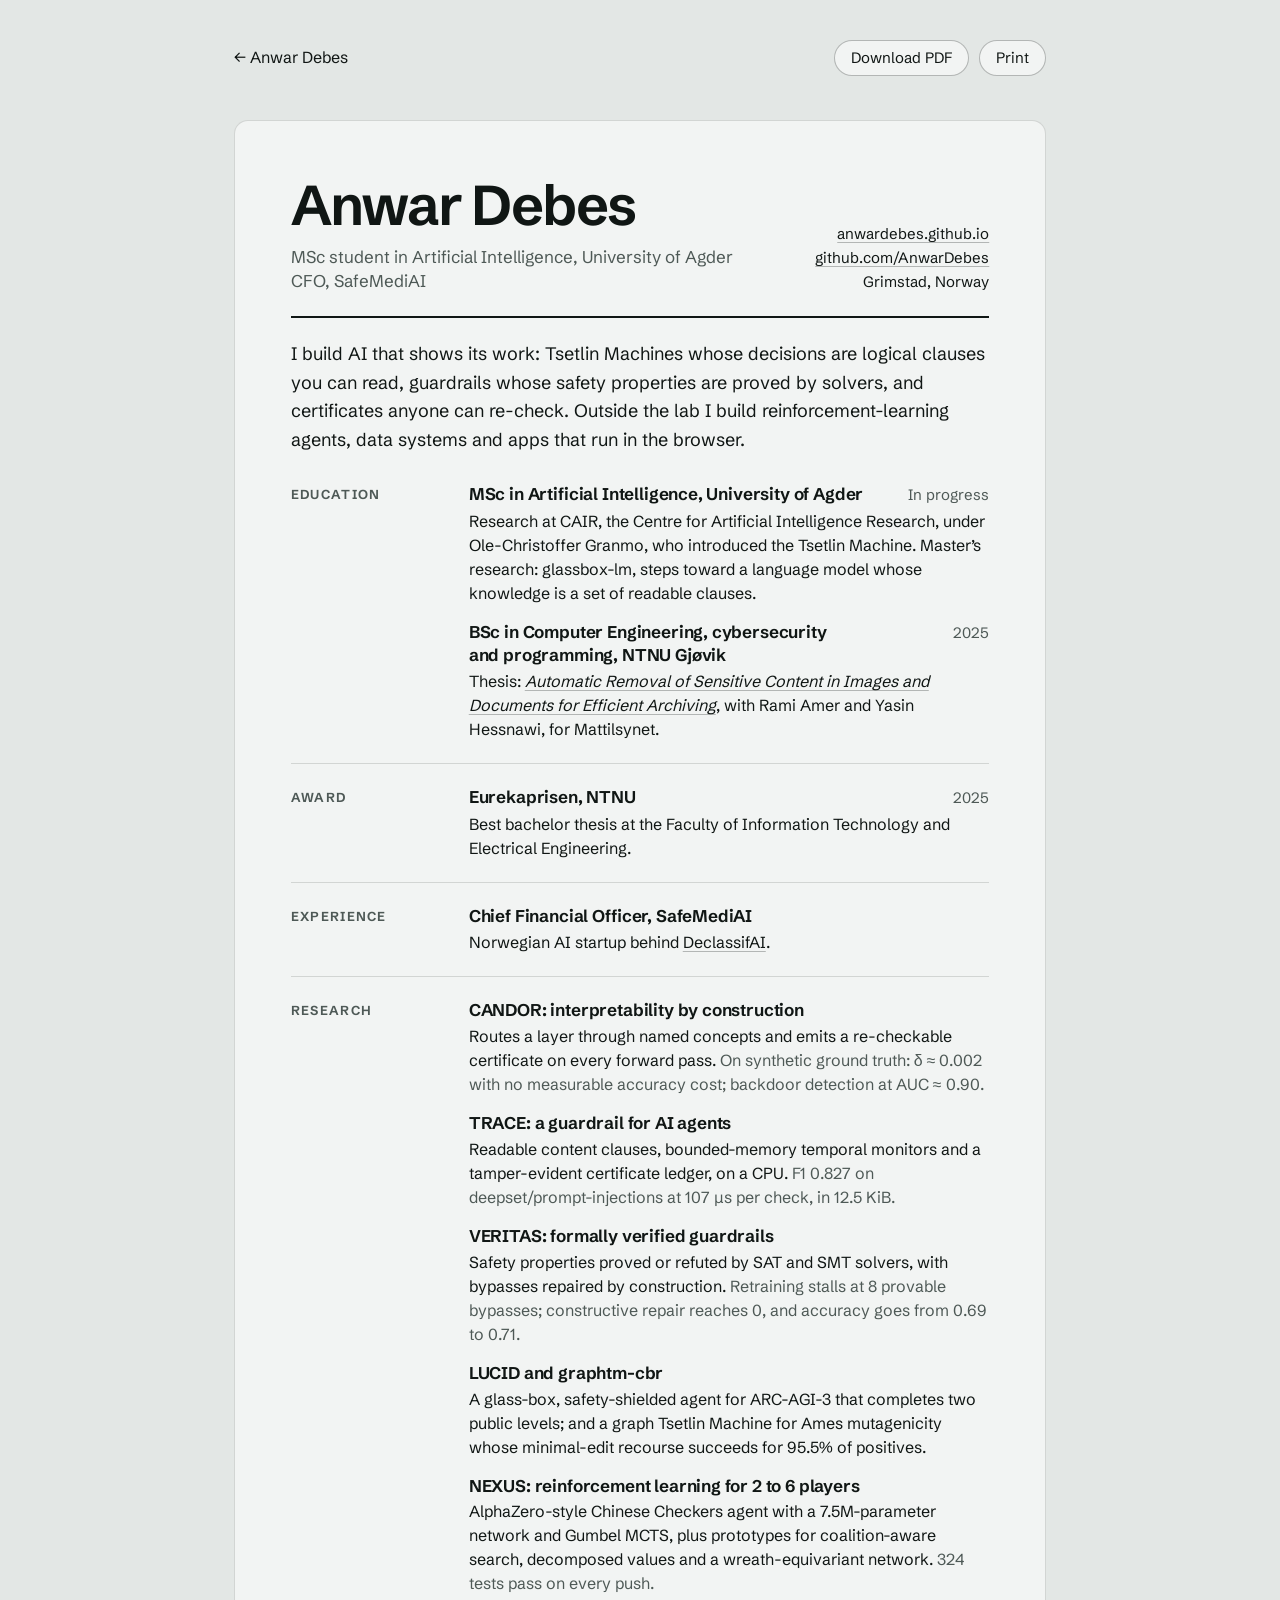
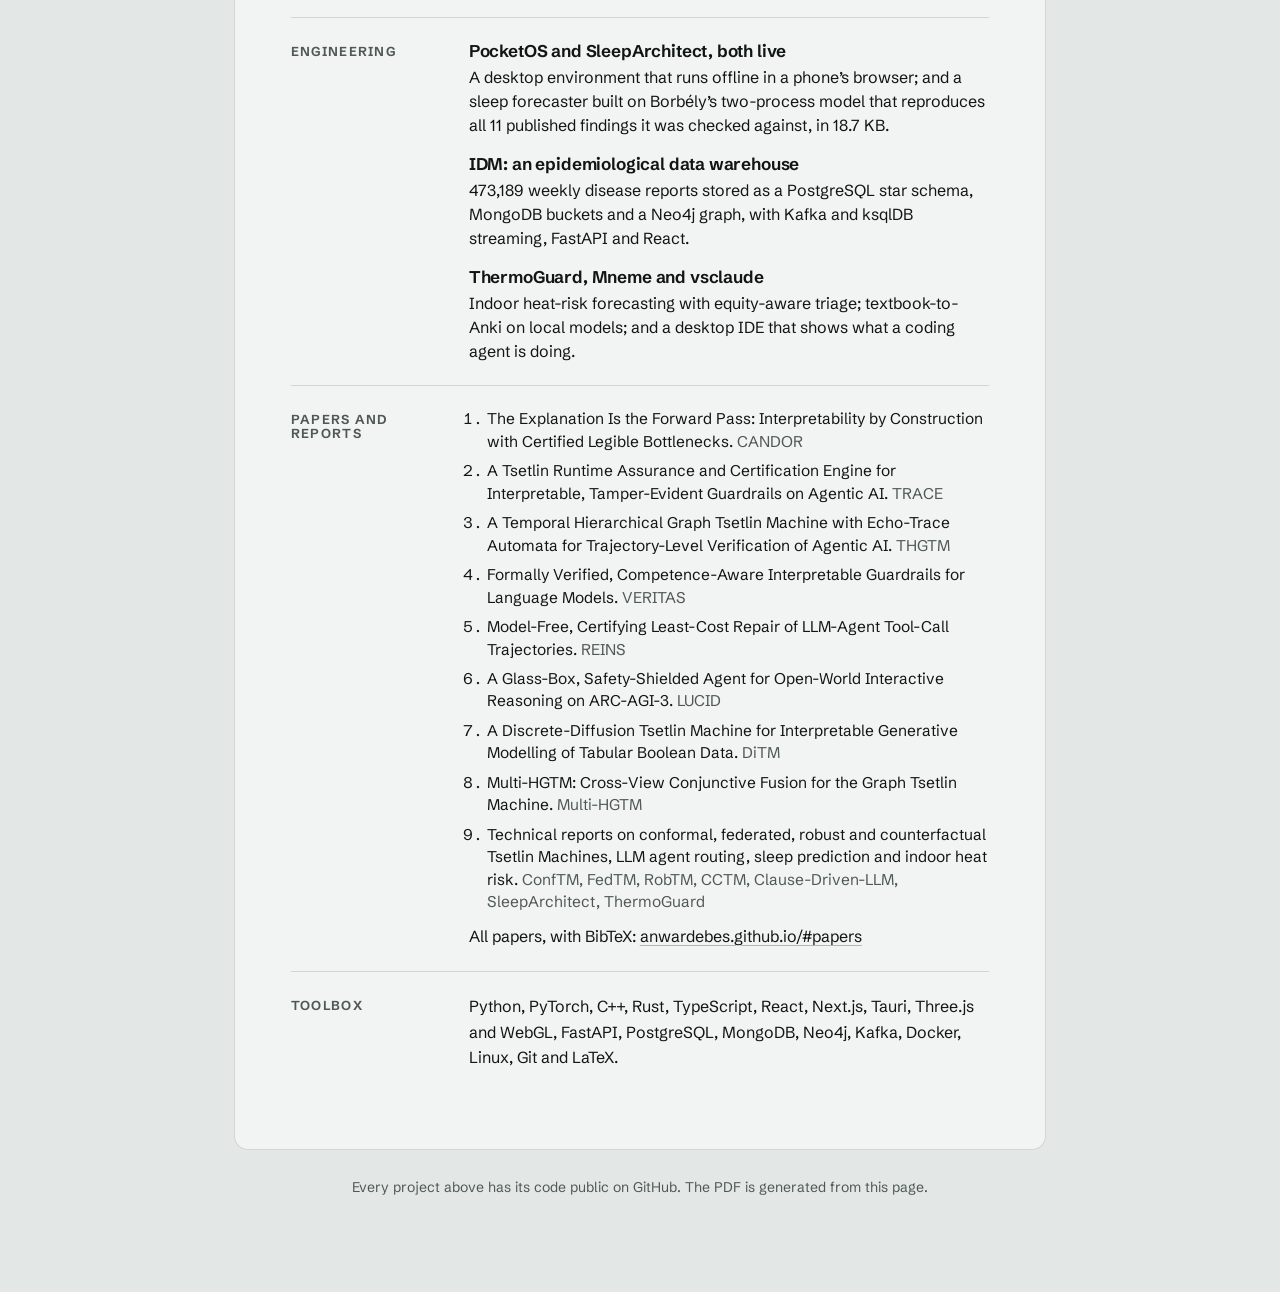
<file: cv/index.html>
<!doctype html>
<html lang="en">
<head>
<meta charset="utf-8">
<meta name="viewport" content="width=device-width, initial-scale=1, viewport-fit=cover">
<title>Anwar Debes: CV</title>
<meta name="description" content="One-page CV of Anwar Debes: MSc student in Artificial Intelligence at the University of Agder, CFO at SafeMediAI, Eurekaprisen 2025. Interpretable AI, AI safety, reinforcement learning and engineering.">
<meta name="author" content="Anwar Debes">
<meta name="theme-color" content="#E3E7E5" media="(prefers-color-scheme: light)">
<meta name="theme-color" content="#121816" media="(prefers-color-scheme: dark)">
<link rel="canonical" href="https://anwardebes.github.io/cv/">
<link rel="icon" href="../favicon.svg" type="image/svg+xml">
<link rel="preload" href="../assets/fonts/schibsted-grotesk.woff2" as="font" type="font/woff2" crossorigin>
<link rel="stylesheet" href="../assets/css/site.css">
<meta property="og:type" content="profile">
<meta property="og:title" content="Anwar Debes: CV">
<meta property="og:description" content="Interpretable AI, AI safety, reinforcement learning and engineering. MSc in AI at the University of Agder, CFO at SafeMediAI.">
<meta property="og:url" content="https://anwardebes.github.io/cv/">
<meta property="og:site_name" content="Anwar Debes">
<meta property="og:image" content="https://anwardebes.github.io/og.jpg">
<meta property="og:image:type" content="image/jpeg">
<meta property="og:image:width" content="1200">
<meta property="og:image:height" content="630">
<meta property="og:image:alt" content="A portrait of Anwar Debes made of steel pins">
<meta name="twitter:card" content="summary_large_image">
<meta name="twitter:title" content="Anwar Debes: CV">
<meta name="twitter:description" content="Interpretable AI, AI safety, reinforcement learning and engineering. MSc in AI at the University of Agder, CFO at SafeMediAI.">
<meta name="twitter:image" content="https://anwardebes.github.io/og.jpg">
<meta name="twitter:image:alt" content="A portrait of Anwar Debes made of steel pins">
<script>
  try { var t = localStorage.getItem('theme'); if (t === 'light' || t === 'dark') document.documentElement.setAttribute('data-theme', t); } catch (e) {}
</script>
<style>
  .cv { max-width: 920px; margin: 0 auto; padding: 40px var(--pad) 80px; }
  .cv-bar { display: flex; justify-content: space-between; align-items: center; gap: 16px; font-size: 16px; margin-bottom: 44px; }
  .cv-bar a { text-decoration: none; }
  .cv-bar a:hover { text-decoration: underline; }
  .cv-actions { display: flex; gap: 10px; flex-wrap: wrap; }
  .cv-actions a, .cv-actions button {
    font: inherit; font-size: 15px; color: var(--ink); background: var(--paper); border: 1px solid var(--rule-strong);
    border-radius: 999px; padding: 7px 16px; cursor: pointer; text-decoration: none; line-height: 1.3;
  }
  .cv-actions a:hover, .cv-actions button:hover { border-color: var(--ink); }
  .sheet { background: var(--paper); border: 1px solid var(--rule); border-radius: 14px; padding: clamp(24px, 5vw, 56px); }
  .head { display: grid; grid-template-columns: 1fr auto; gap: 24px; align-items: end; padding-bottom: 22px; border-bottom: 2px solid var(--ink); }
  .head h1 { font-size: clamp(38px, 6vw, 56px); letter-spacing: -0.035em; line-height: 1; margin-bottom: 12px; }
  .head .role { margin: 0; color: var(--graphite); font-size: 17px; line-height: 1.45; }
  .contact { list-style: none; margin: 0; padding: 0; text-align: right; font-size: 15px; line-height: 1.6; }
  .summary { font-size: 18px; margin: 22px 0 6px; max-width: 46em; }
  .cv section { display: grid; grid-template-columns: 150px 1fr; gap: 0 28px; padding: 22px 0 6px; border-bottom: 1px solid var(--rule); }
  .cv section:last-of-type { border-bottom: 0; }
  .cv section > h2 { font-size: 13px; font-weight: 650; letter-spacing: 0.1em; text-transform: uppercase; color: var(--graphite); padding-top: 4px; }
  .entry { margin-bottom: 16px; }
  .entry h3 { font-size: 17px; font-weight: 650; letter-spacing: -0.01em; line-height: 1.35; margin: 0; }
  .entry h3 a { text-decoration: none; }
  .entry h3 a:hover { text-decoration: underline; }
  .entry .meta { color: var(--graphite); font-size: 15px; }
  .entry p { margin: 2px 0 0; font-size: 16px; line-height: 1.5; }
  .entry .result { color: var(--graphite); }
  .row { display: flex; justify-content: space-between; gap: 16px; align-items: baseline; }
  .papers-cv { margin: 0; padding: 0 0 0 18px; font-size: 15.5px; line-height: 1.45; }
  .papers-cv li { margin-bottom: 7px; }
  .papers-cv span { color: var(--graphite); }
  .tools { font-size: 16px; margin: 0 0 16px; }
  .cv-foot { margin-top: 26px; font-size: 14px; color: var(--graphite); text-align: center; }
  @media (max-width: 680px) {
    .head { grid-template-columns: 1fr; }
    .contact { text-align: left; }
    .cv section { grid-template-columns: 1fr; }
    .cv section > h2 { margin-bottom: 10px; }
    .row { display: block; }
  }
  @media print {
    @page { size: A4; margin: 10mm 12mm; }
    :root, :root[data-theme="dark"] {
      --mist: #ffffff; --paper: #ffffff; --ink: #101614; --graphite: #4E5956; --glass: #186A55;
      --rule: rgba(16, 22, 20, 0.16); --rule-strong: rgba(16, 22, 20, 0.3); color-scheme: light;
    }
    body { background: #fff; font-size: 9pt; }
    .cv { max-width: none; padding: 0; }
    .cv-bar, .cv-foot .screen-only { display: none; }
    .sheet { border: 0; padding: 0; border-radius: 0; }
    .head h1 { font-size: 23pt; margin-bottom: 3pt; }
    .head { padding-bottom: 6pt; }
    .head .role, .contact { font-size: 8.8pt; line-height: 1.4; }
    .summary { font-size: 9.2pt; line-height: 1.42; margin: 6pt 0 0; max-width: none; }
    .cv section { grid-template-columns: 74pt 1fr; gap: 0 12pt; padding: 5pt 0 0; break-inside: avoid; }
    .cv section > h2 { font-size: 7pt; padding-top: 2pt; }
    .entry { margin-bottom: 4pt; break-inside: avoid; }
    .entry h3 { font-size: 9.2pt; line-height: 1.3; }
    .entry .meta { font-size: 8pt; }
    .entry p { font-size: 8.4pt; line-height: 1.34; margin-top: 1pt; }
    .papers-cv { font-size: 8pt; line-height: 1.3; padding-left: 14pt; margin-bottom: 3pt; }
    .papers-cv li { margin-bottom: 1.5pt; }
    .tools { font-size: 8.4pt; margin: 0 0 4pt; }
    .papers-note { display: none; }
    .cv-foot { display: none; }
    a { text-decoration: none; }
  }
</style>
</head>
<body>
<main class="cv">
  <div class="cv-bar">
    <a href="../">← Anwar Debes</a>
    <div class="cv-actions">
      <a href="anwar-debes-cv.pdf">Download PDF</a>
      <button type="button" id="print">Print</button>
    </div>
  </div>

  <article class="sheet">
    <header class="head">
      <div>
        <h1>Anwar Debes</h1>
        <p class="role">MSc student in Artificial Intelligence, University of Agder<br>CFO, SafeMediAI</p>
      </div>
      <ul class="contact">
        <li><a href="https://anwardebes.github.io">anwardebes.github.io</a></li>
        <li><a href="https://github.com/AnwarDebes">github.com/AnwarDebes</a></li>
        <li>Grimstad, Norway</li>
      </ul>
    </header>

    <p class="summary">I build AI that shows its work: Tsetlin Machines whose decisions are logical clauses you can read, guardrails whose safety properties are proved by solvers, and certificates anyone can re-check. Outside the lab I build reinforcement-learning agents, data systems and apps that run in the browser.</p>

    <section>
      <h2>Education</h2>
      <div>
        <div class="entry">
          <div class="row"><h3>MSc in Artificial Intelligence, University of Agder</h3><span class="meta">In progress</span></div>
          <p>Research at CAIR, the Centre for Artificial Intelligence Research, under Ole-Christoffer Granmo, who introduced the Tsetlin Machine. Master’s research: glassbox-lm, steps toward a language model whose knowledge is a set of readable clauses.</p>
        </div>
        <div class="entry">
          <div class="row"><h3>BSc in Computer Engineering, cybersecurity and programming, NTNU Gjøvik</h3><span class="meta">2025</span></div>
          <p>Thesis: <a href="https://hdl.handle.net/11250/3203861"><em>Automatic Removal of Sensitive Content in Images and Documents for Efficient Archiving</em></a>, with Rami Amer and Yasin Hessnawi, for Mattilsynet.</p>
        </div>
      </div>
    </section>

    <section>
      <h2>Award</h2>
      <div>
        <div class="entry">
          <div class="row"><h3>Eurekaprisen, NTNU</h3><span class="meta">2025</span></div>
          <p>Best bachelor thesis at the Faculty of Information Technology and Electrical Engineering.</p>
        </div>
      </div>
    </section>

    <section>
      <h2>Experience</h2>
      <div>
        <div class="entry">
          <div class="row"><h3>Chief Financial Officer, SafeMediAI</h3></div>
          <p>Norwegian AI startup behind <a href="https://declassifai.com">DeclassifAI</a>.</p>
        </div>
      </div>
    </section>

    <section>
      <h2>Research</h2>
      <div>
        <div class="entry">
          <h3><a href="https://github.com/AnwarDebes/candor">CANDOR</a>: interpretability by construction</h3>
          <p>Routes a layer through named concepts and emits a re-checkable certificate on every forward pass. <span class="result">On synthetic ground truth: δ ≈ 0.002 with no measurable accuracy cost; backdoor detection at AUC ≈ 0.90.</span></p>
        </div>
        <div class="entry">
          <h3><a href="https://github.com/AnwarDebes/TRACE">TRACE</a>: a guardrail for AI agents</h3>
          <p>Readable content clauses, bounded-memory temporal monitors and a tamper-evident certificate ledger, on a CPU. <span class="result">F1 0.827 on deepset/prompt-injections at 107 µs per check, in 12.5 KiB.</span></p>
        </div>
        <div class="entry">
          <h3><a href="https://github.com/AnwarDebes/veritas">VERITAS</a>: formally verified guardrails</h3>
          <p>Safety properties proved or refuted by SAT and SMT solvers, with bypasses repaired by construction. <span class="result">Retraining stalls at 8 provable bypasses; constructive repair reaches 0, and accuracy goes from 0.69 to 0.71.</span></p>
        </div>
        <div class="entry">
          <h3><a href="https://github.com/AnwarDebes/lucid">LUCID</a> and <a href="https://github.com/AnwarDebes/graphtm-cbr">graphtm-cbr</a></h3>
          <p>A glass-box, safety-shielded agent for ARC-AGI-3 that completes two public levels; and a graph Tsetlin Machine for Ames mutagenicity whose minimal-edit recourse succeeds for 95.5% of positives.</p>
        </div>
        <div class="entry">
          <h3><a href="https://github.com/AnwarDebes/RL-CCA">NEXUS</a>: reinforcement learning for 2 to 6 players</h3>
          <p>AlphaZero-style Chinese Checkers agent with a 7.5M-parameter network and Gumbel MCTS, plus prototypes for coalition-aware search, decomposed values and a wreath-equivariant network. <span class="result">324 tests pass on every push.</span></p>
        </div>
      </div>
    </section>

    <section>
      <h2>Engineering</h2>
      <div>
        <div class="entry">
          <h3><a href="https://anwardebes.github.io/PocketOS/">PocketOS</a> and <a href="https://anwardebes.github.io/SleepArchitect/">SleepArchitect</a>, both live</h3>
          <p>A desktop environment that runs offline in a phone’s browser; and a sleep forecaster built on Borbély’s two-process model that reproduces all 11 published findings it was checked against, in 18.7 KB.</p>
        </div>
        <div class="entry">
          <h3><a href="https://github.com/AnwarDebes/IDM">IDM</a>: an epidemiological data warehouse</h3>
          <p>473,189 weekly disease reports stored as a PostgreSQL star schema, MongoDB buckets and a Neo4j graph, with Kafka and ksqlDB streaming, FastAPI and React.</p>
        </div>
        <div class="entry">
          <h3><a href="https://github.com/AnwarDebes/ThermoGuard">ThermoGuard</a>, <a href="https://github.com/AnwarDebes/Mneme-Education-Ecosystem">Mneme</a> and <a href="https://github.com/AnwarDebes/vsclaude">vsclaude</a></h3>
          <p>Indoor heat-risk forecasting with equity-aware triage; textbook-to-Anki on local models; and a desktop IDE that shows what a coding agent is doing.</p>
        </div>
      </div>
    </section>

    <section>
      <h2>Papers and reports</h2>
      <div>
        <ol class="papers-cv">
          <li>The Explanation Is the Forward Pass: Interpretability by Construction with Certified Legible Bottlenecks. <span>CANDOR</span></li>
          <li>A Tsetlin Runtime Assurance and Certification Engine for Interpretable, Tamper-Evident Guardrails on Agentic AI. <span>TRACE</span></li>
          <li>A Temporal Hierarchical Graph Tsetlin Machine with Echo-Trace Automata for Trajectory-Level Verification of Agentic AI. <span>THGTM</span></li>
          <li>Formally Verified, Competence-Aware Interpretable Guardrails for Language Models. <span>VERITAS</span></li>
          <li>Model-Free, Certifying Least-Cost Repair of LLM-Agent Tool-Call Trajectories. <span>REINS</span></li>
          <li>A Glass-Box, Safety-Shielded Agent for Open-World Interactive Reasoning on ARC-AGI-3. <span>LUCID</span></li>
          <li>A Discrete-Diffusion Tsetlin Machine for Interpretable Generative Modelling of Tabular Boolean Data. <span>DiTM</span></li>
          <li>Multi-HGTM: Cross-View Conjunctive Fusion for the Graph Tsetlin Machine. <span>Multi-HGTM</span></li>
          <li>Technical reports on conformal, federated, robust and counterfactual Tsetlin Machines, LLM agent routing, sleep prediction and indoor heat risk. <span>ConfTM, FedTM, RobTM, CCTM, Clause-Driven-LLM, SleepArchitect, ThermoGuard</span></li>
        </ol>
        <p class="tools papers-note" style="margin-top:10px">All papers, with BibTeX: <a href="https://anwardebes.github.io/#papers">anwardebes.github.io/#papers</a></p>
      </div>
    </section>

    <section>
      <h2>Toolbox</h2>
      <div>
        <p class="tools">Python, PyTorch, C++, Rust, TypeScript, React, Next.js, Tauri, Three.js and WebGL, FastAPI, PostgreSQL, MongoDB, Neo4j, Kafka, Docker, Linux, Git and LaTeX.</p>
      </div>
    </section>
  </article>
  <p class="cv-foot">Every project above has its code public on GitHub. <span class="screen-only">The PDF is generated from this page.</span></p>
</main>
<script>
  document.getElementById('print').addEventListener('click', () => window.print());
</script>
</body>
</html>
</file>
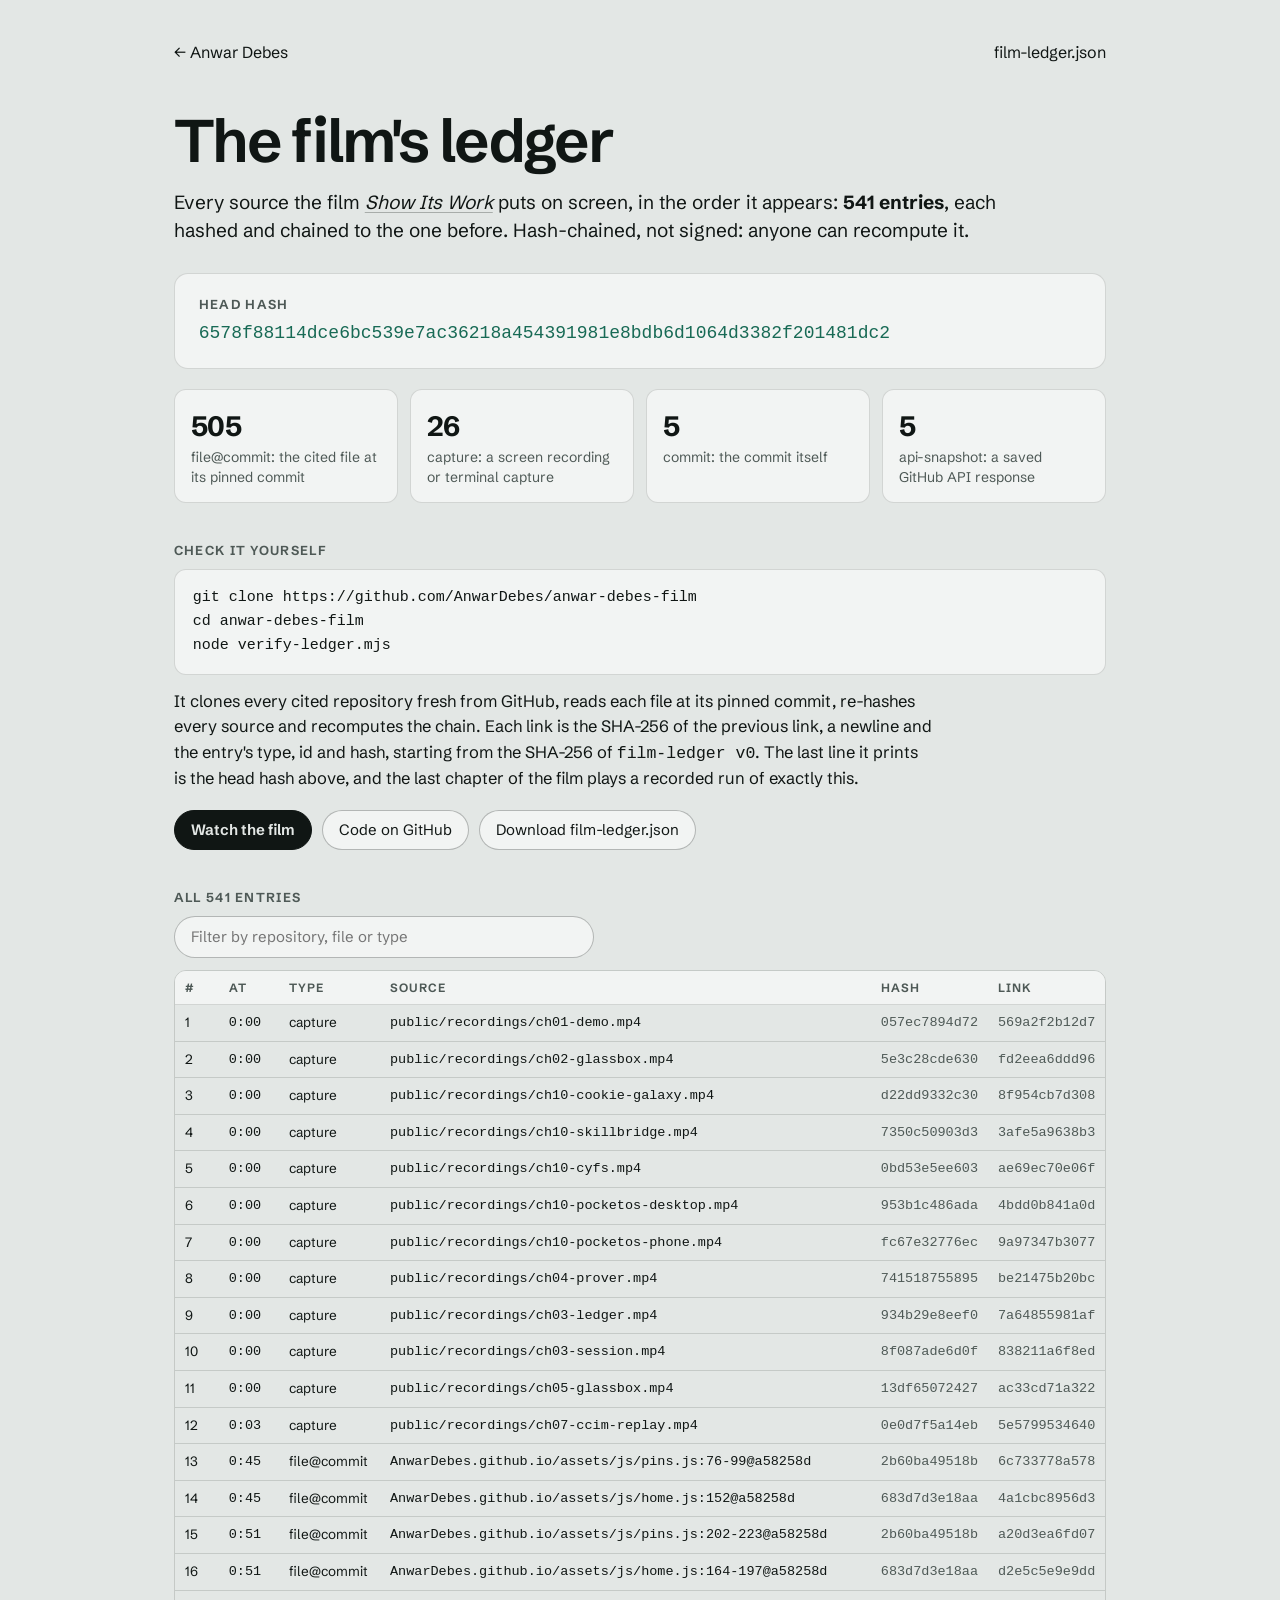
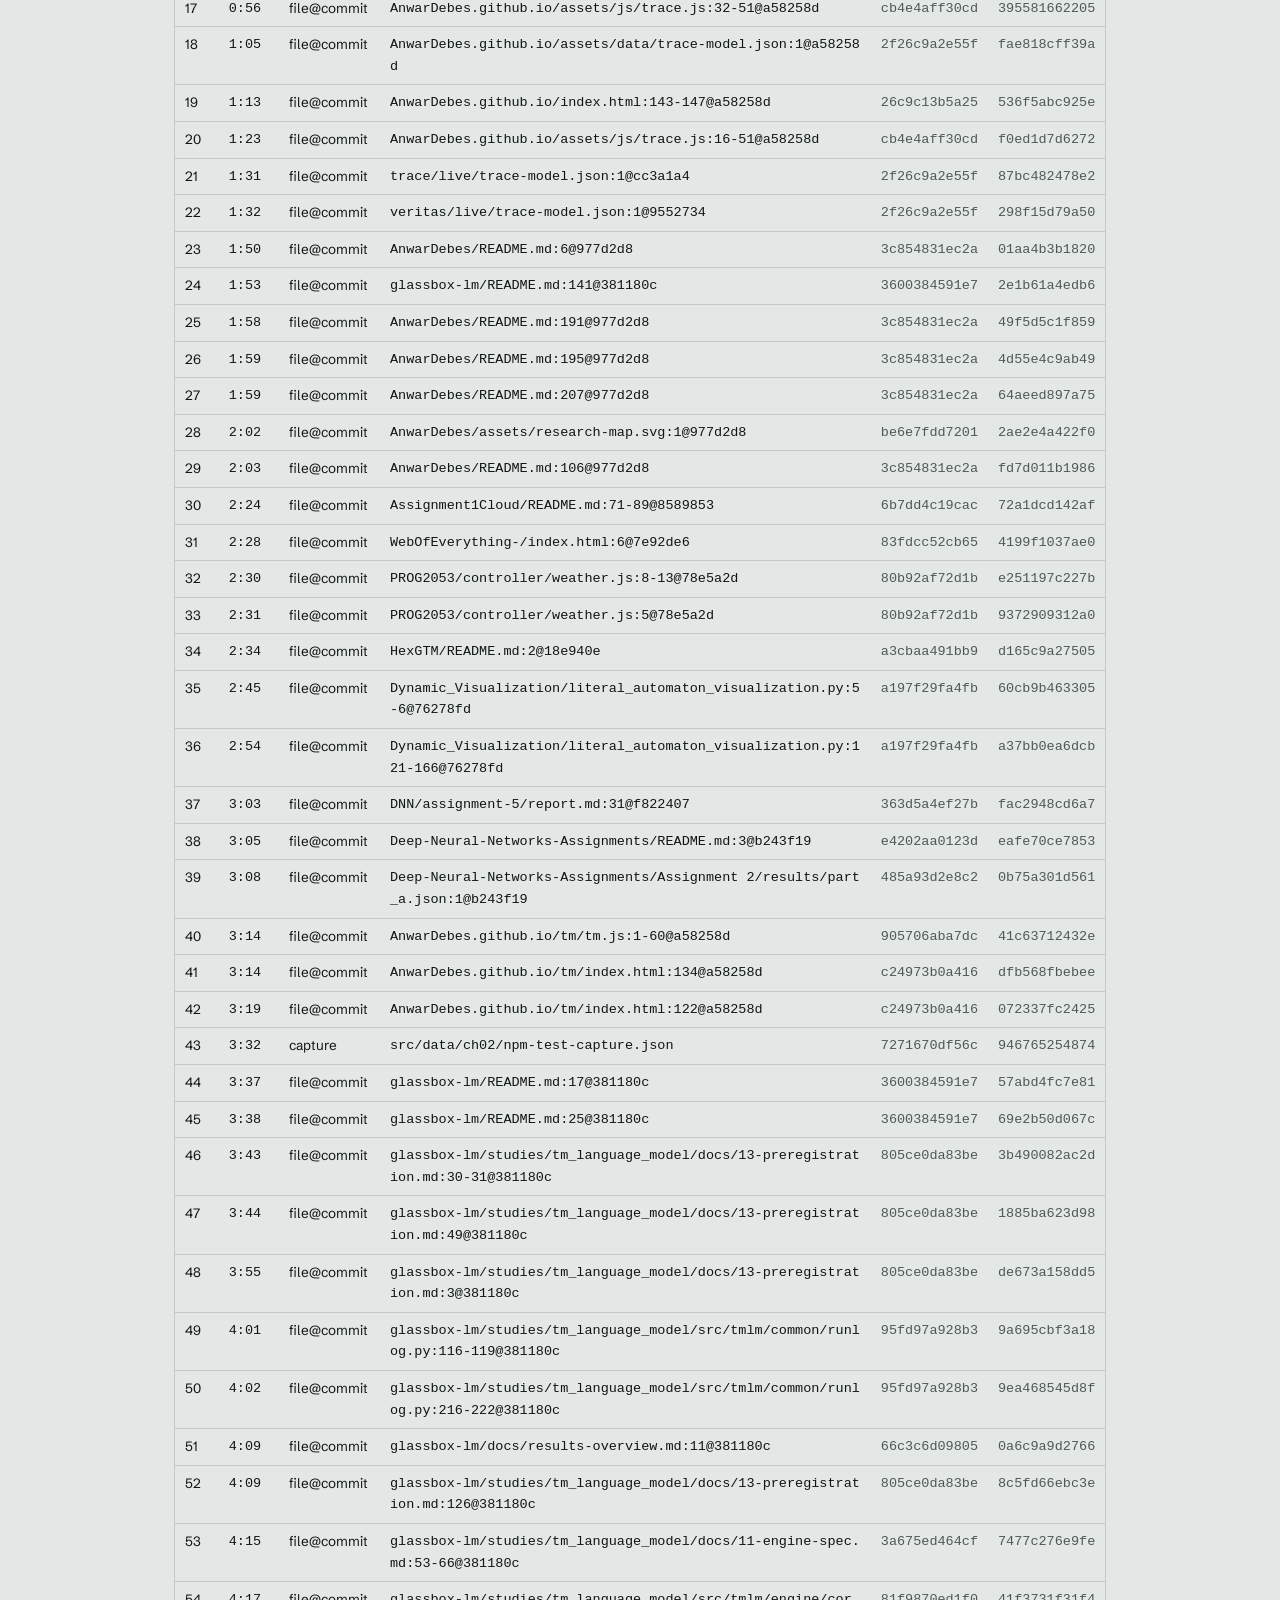
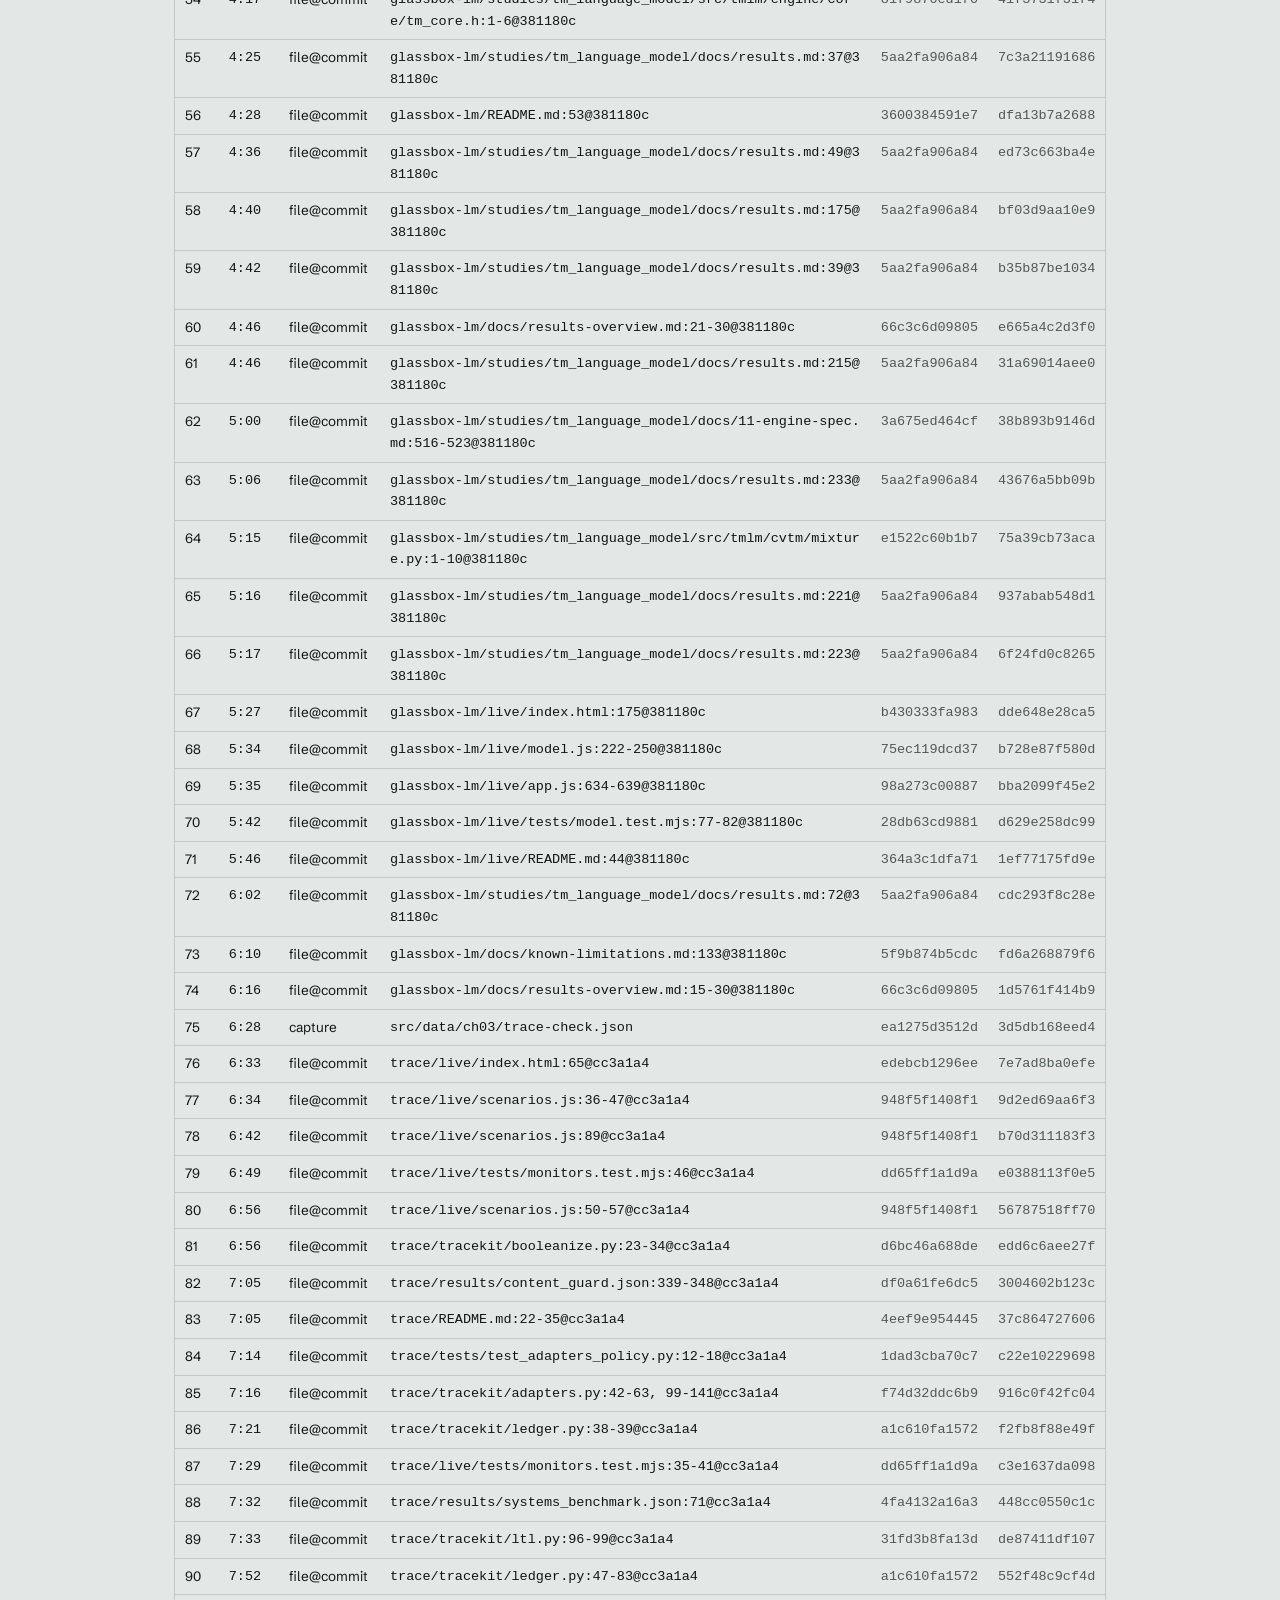
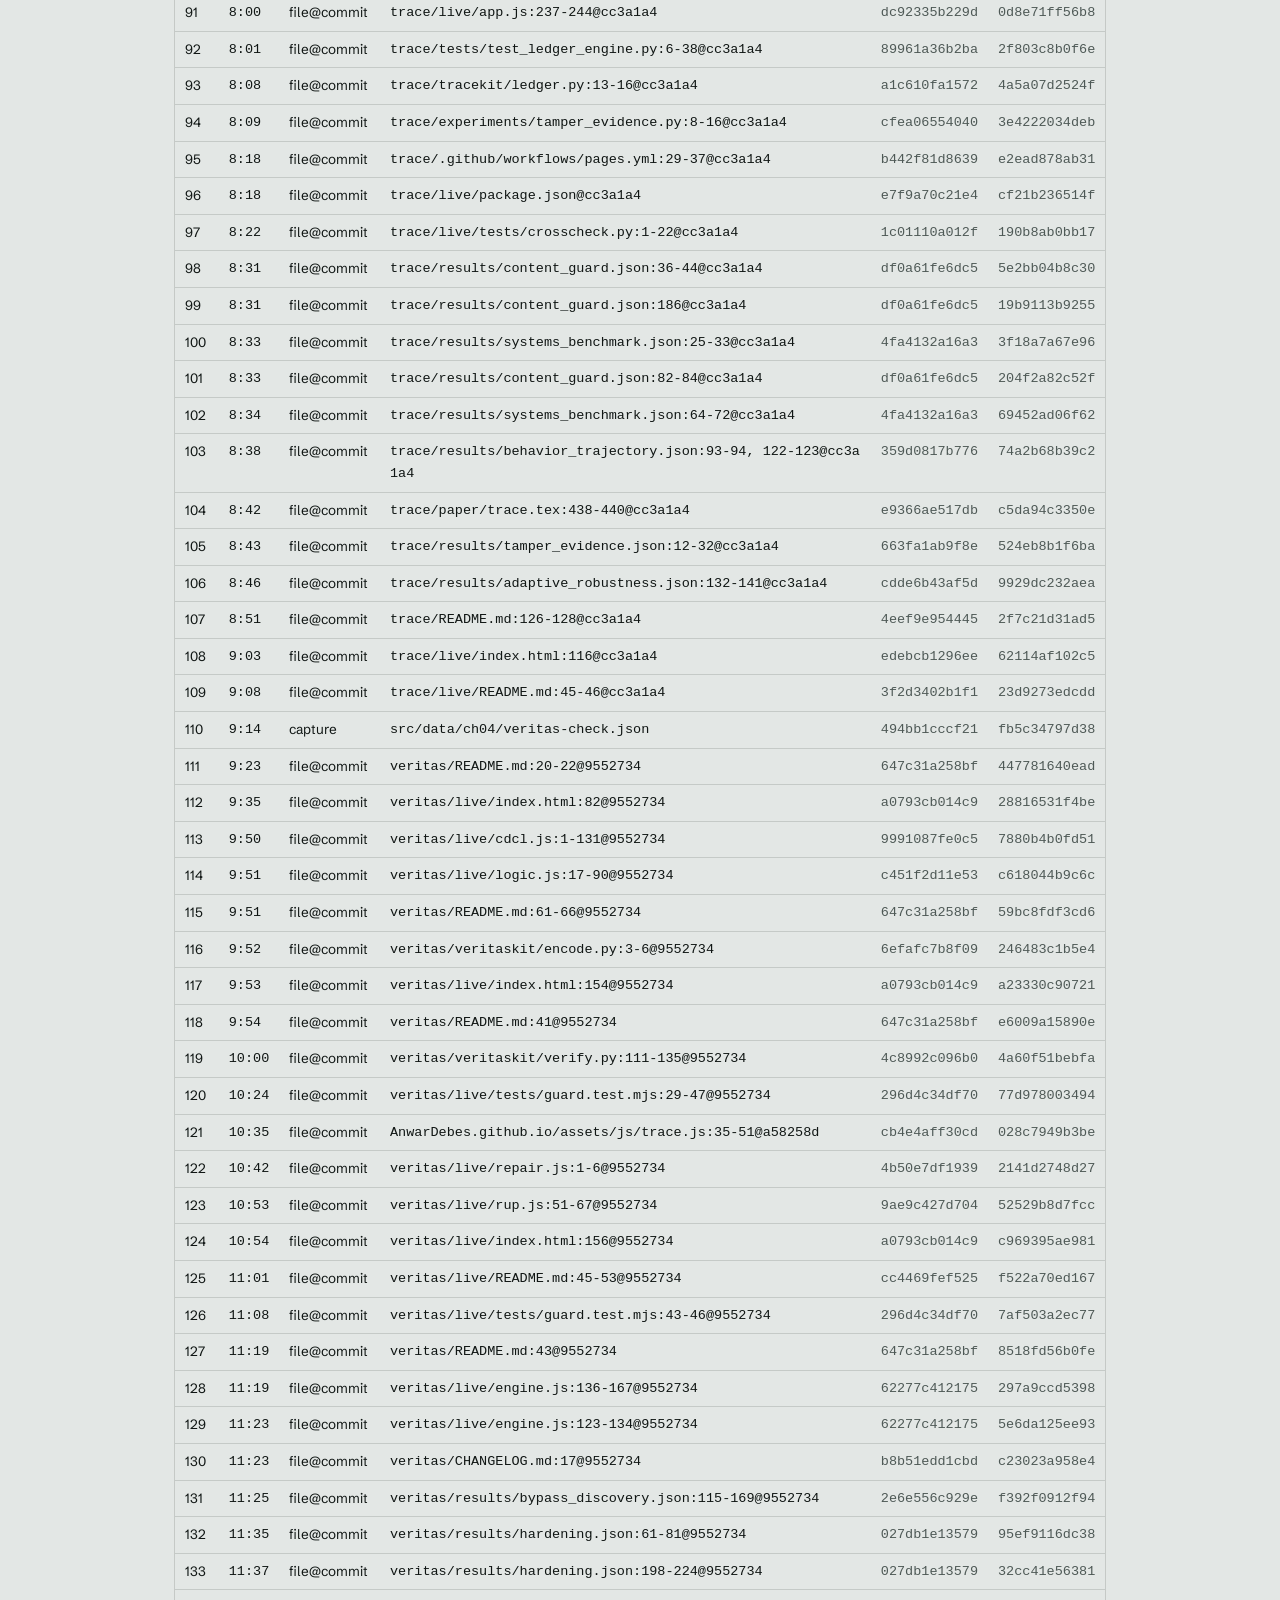
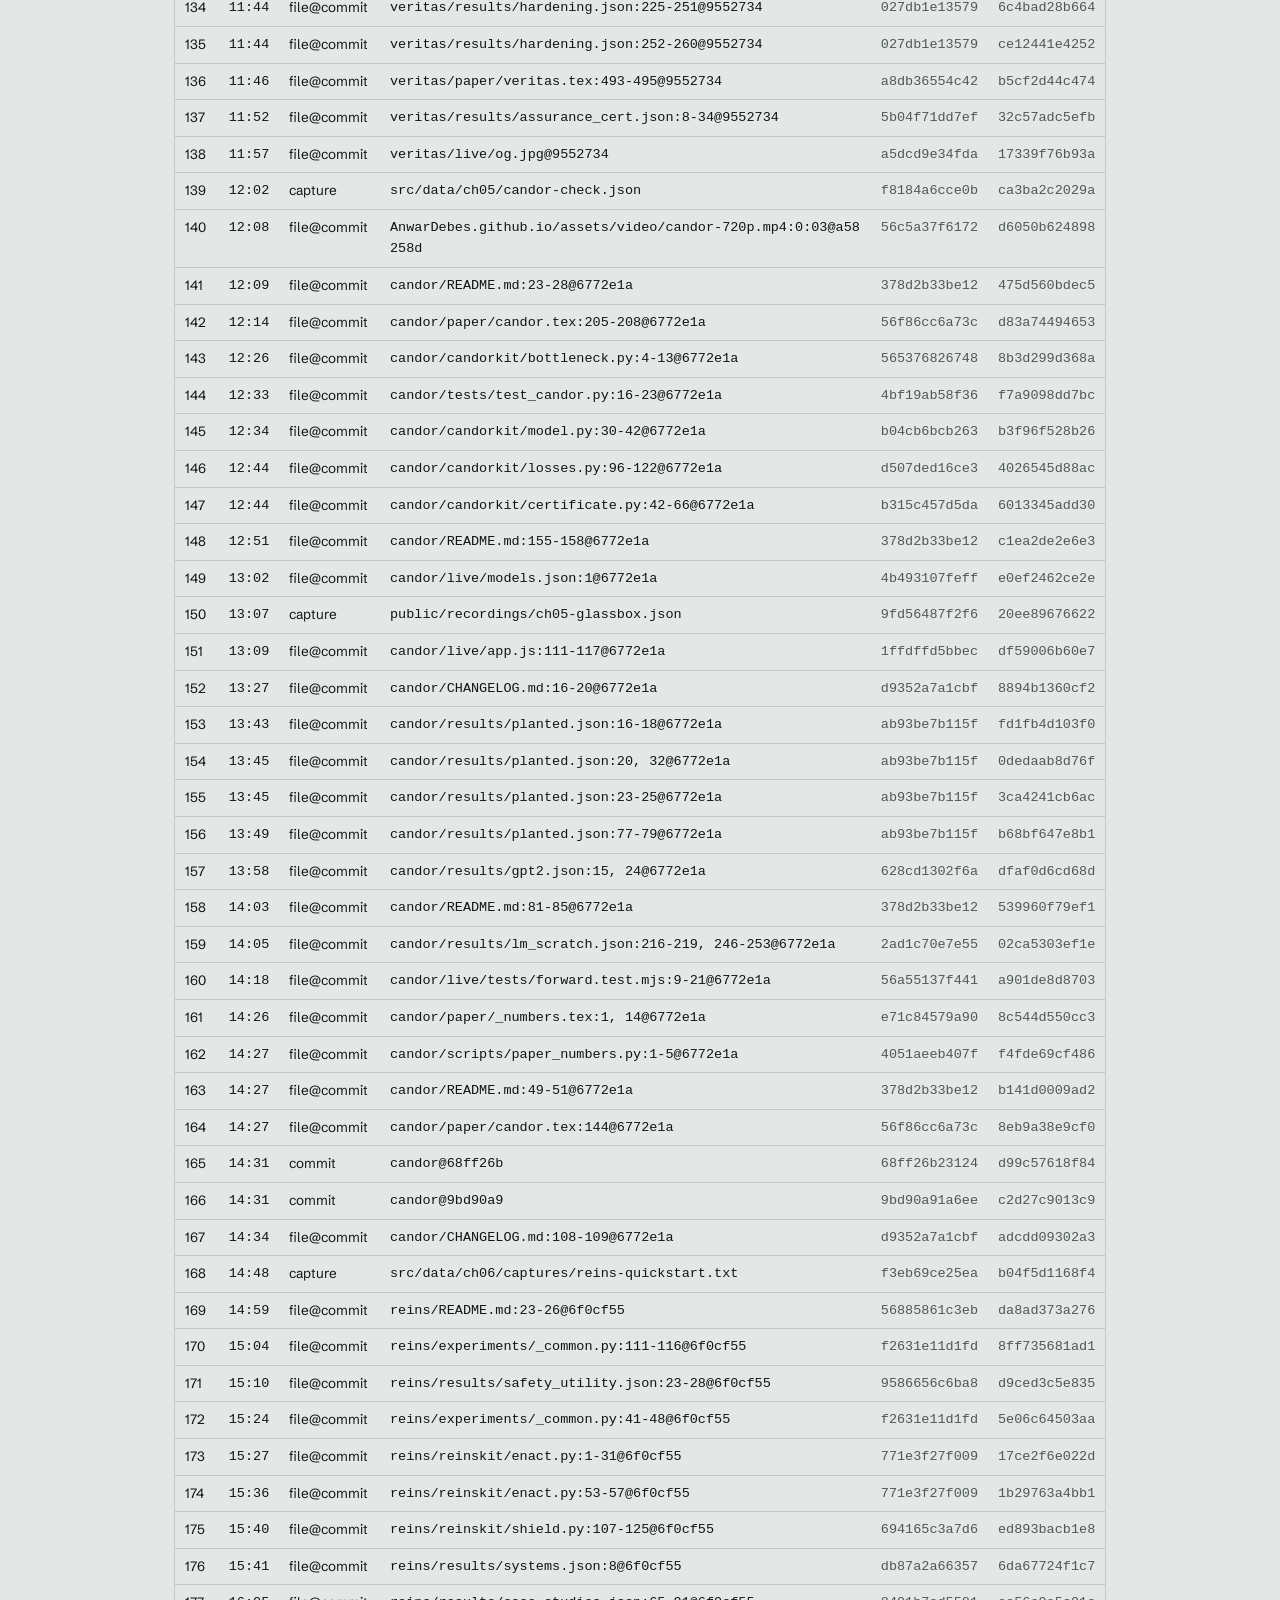
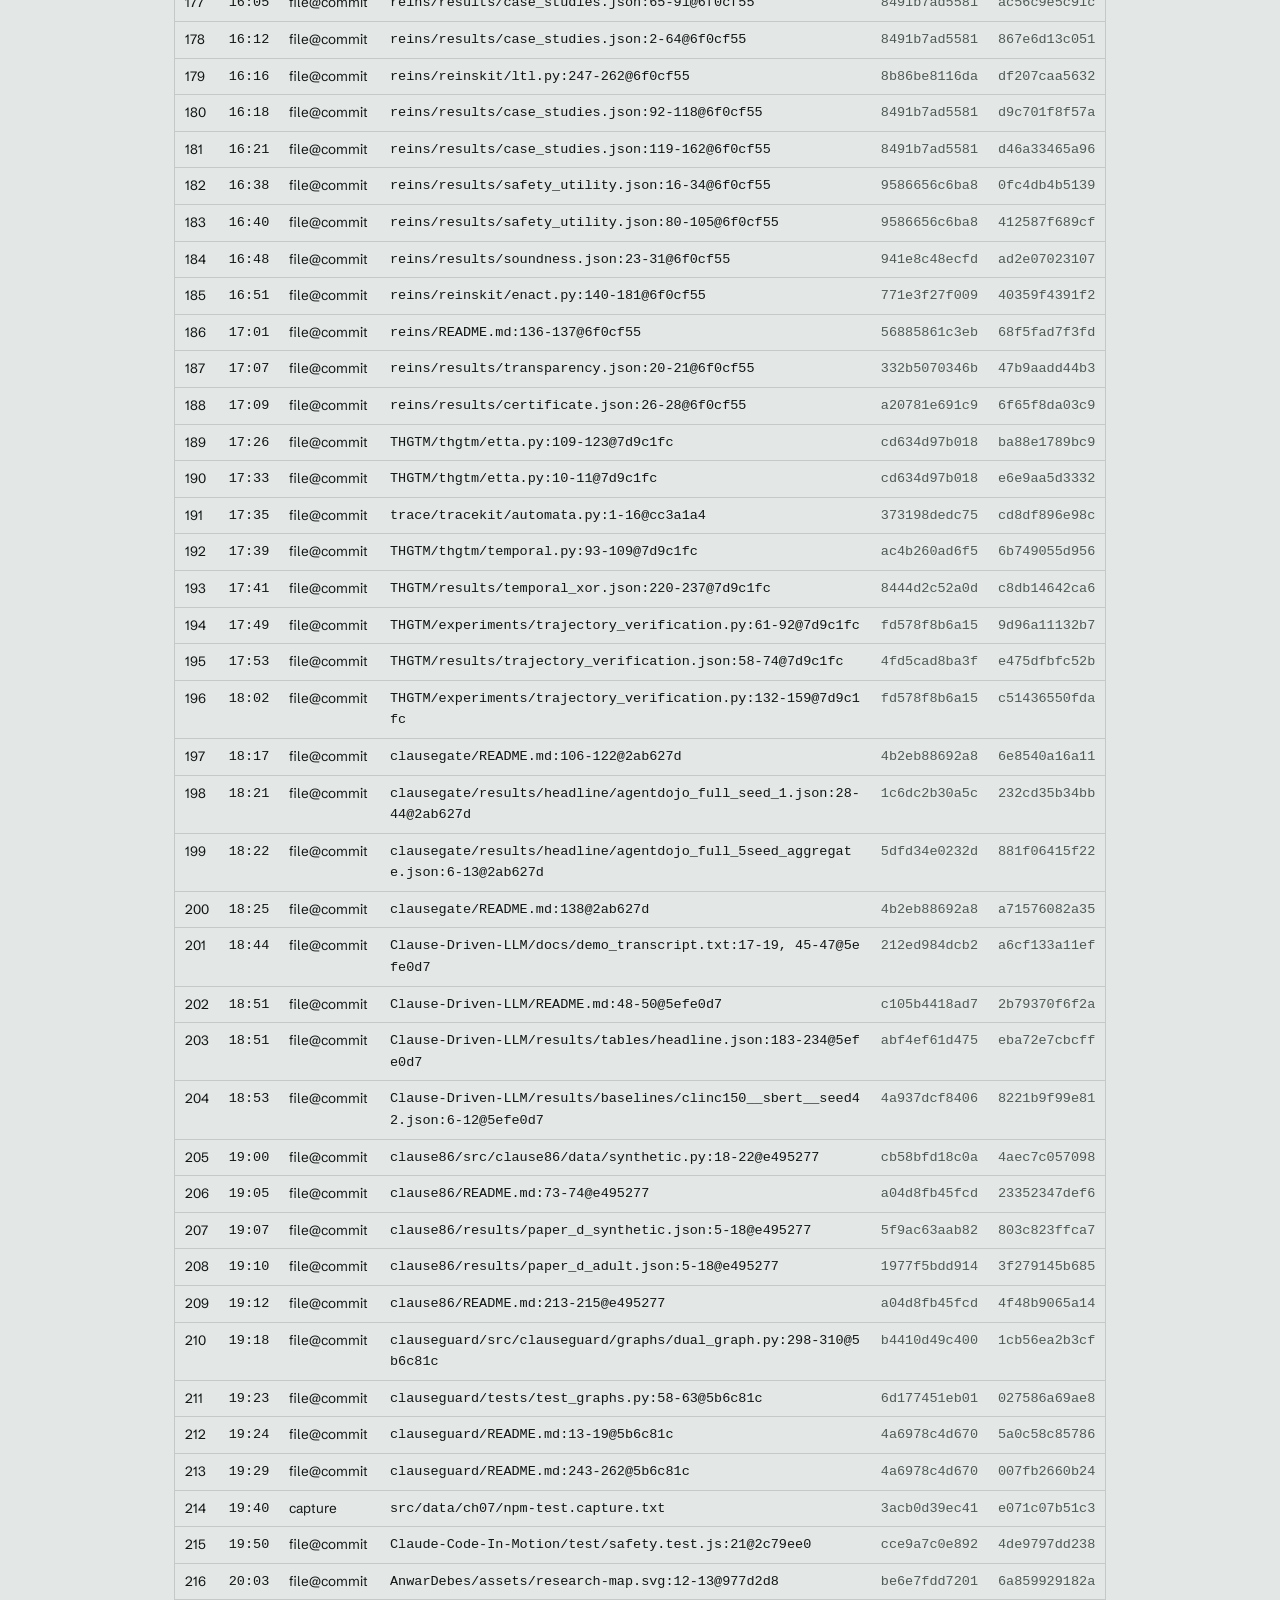
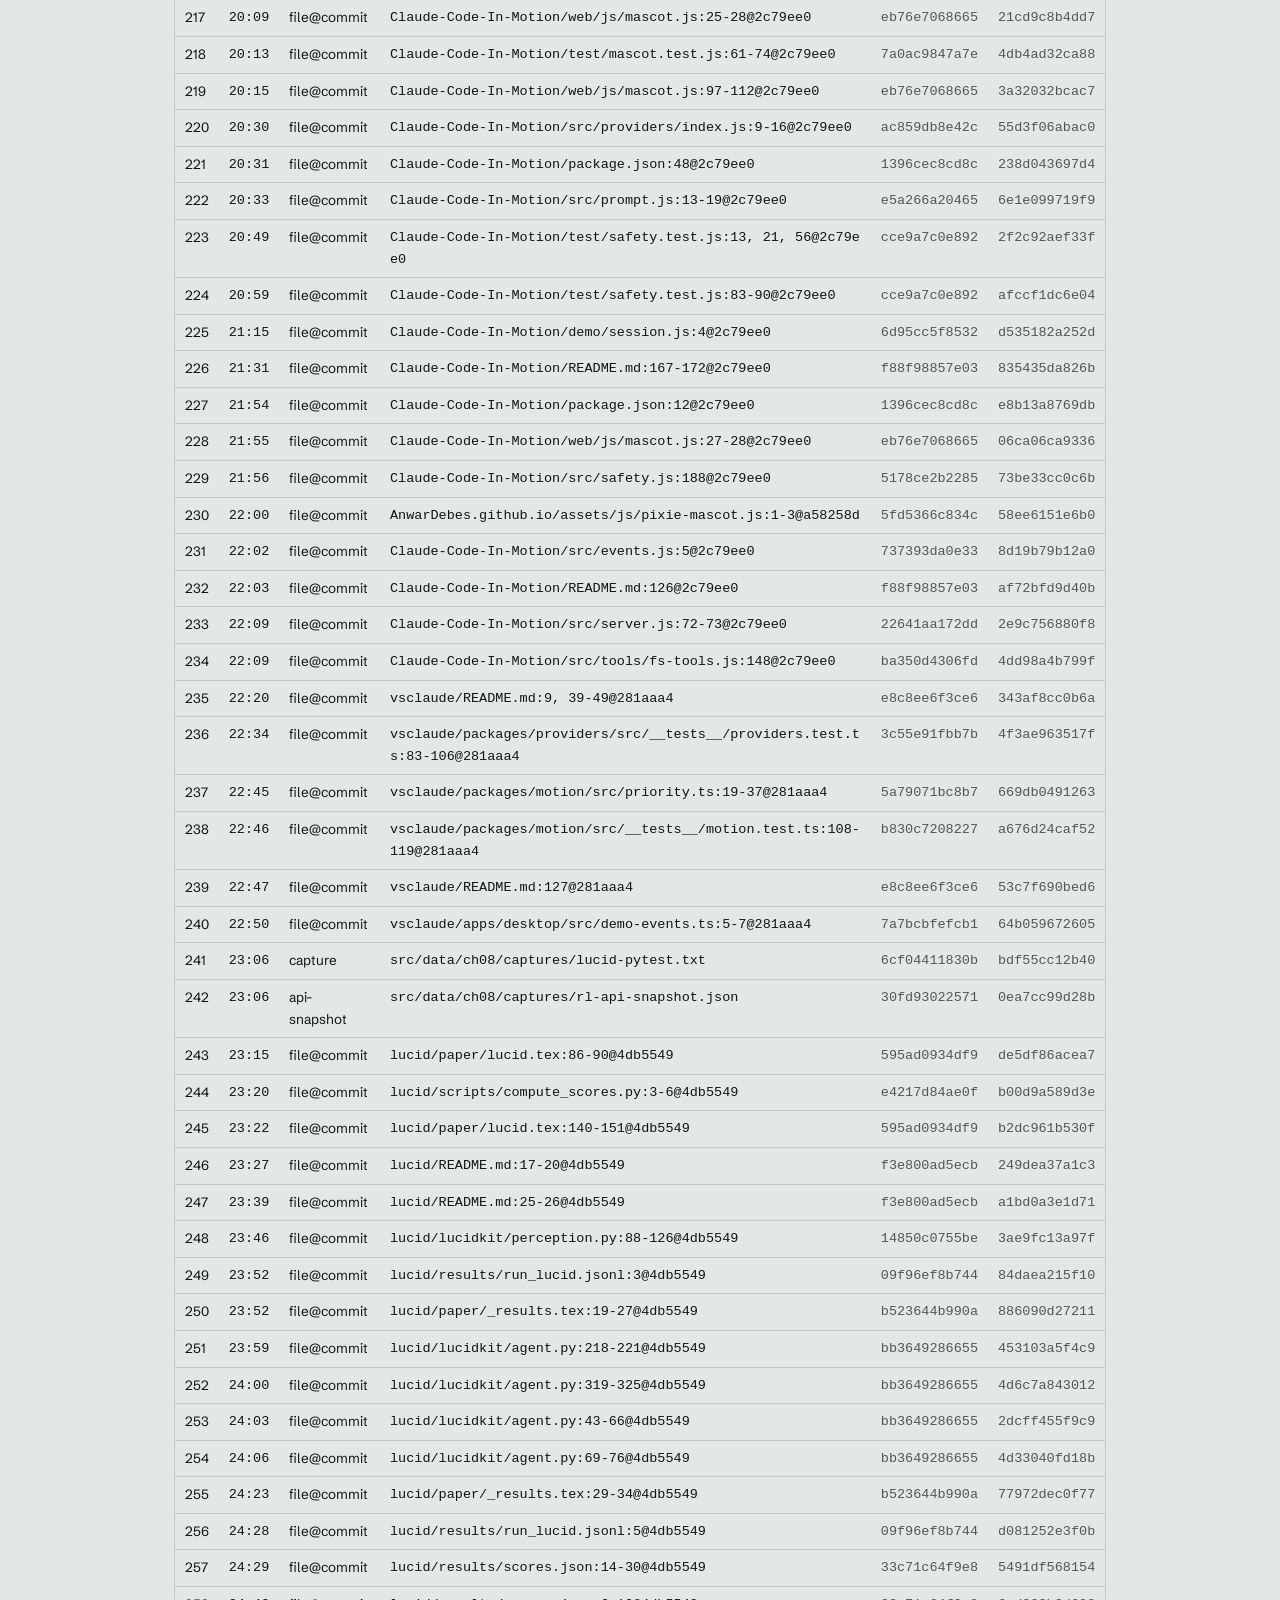
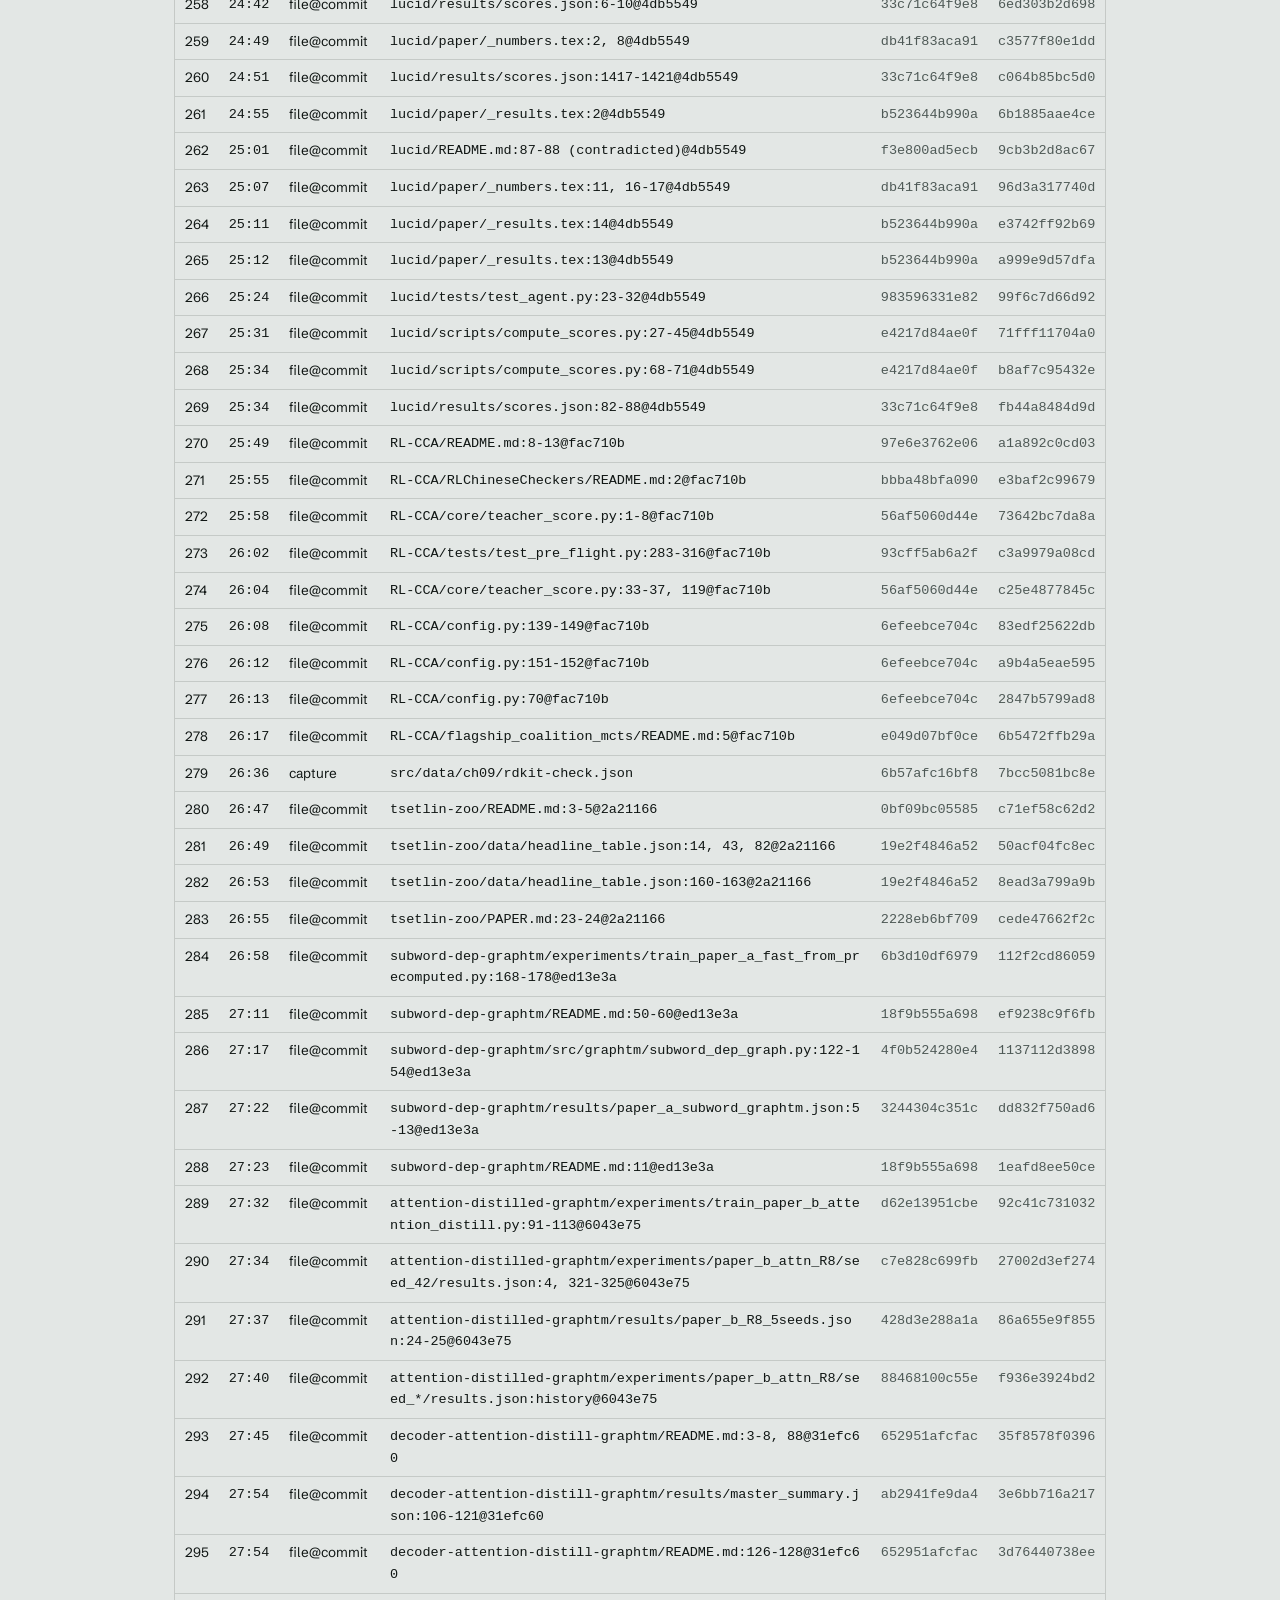
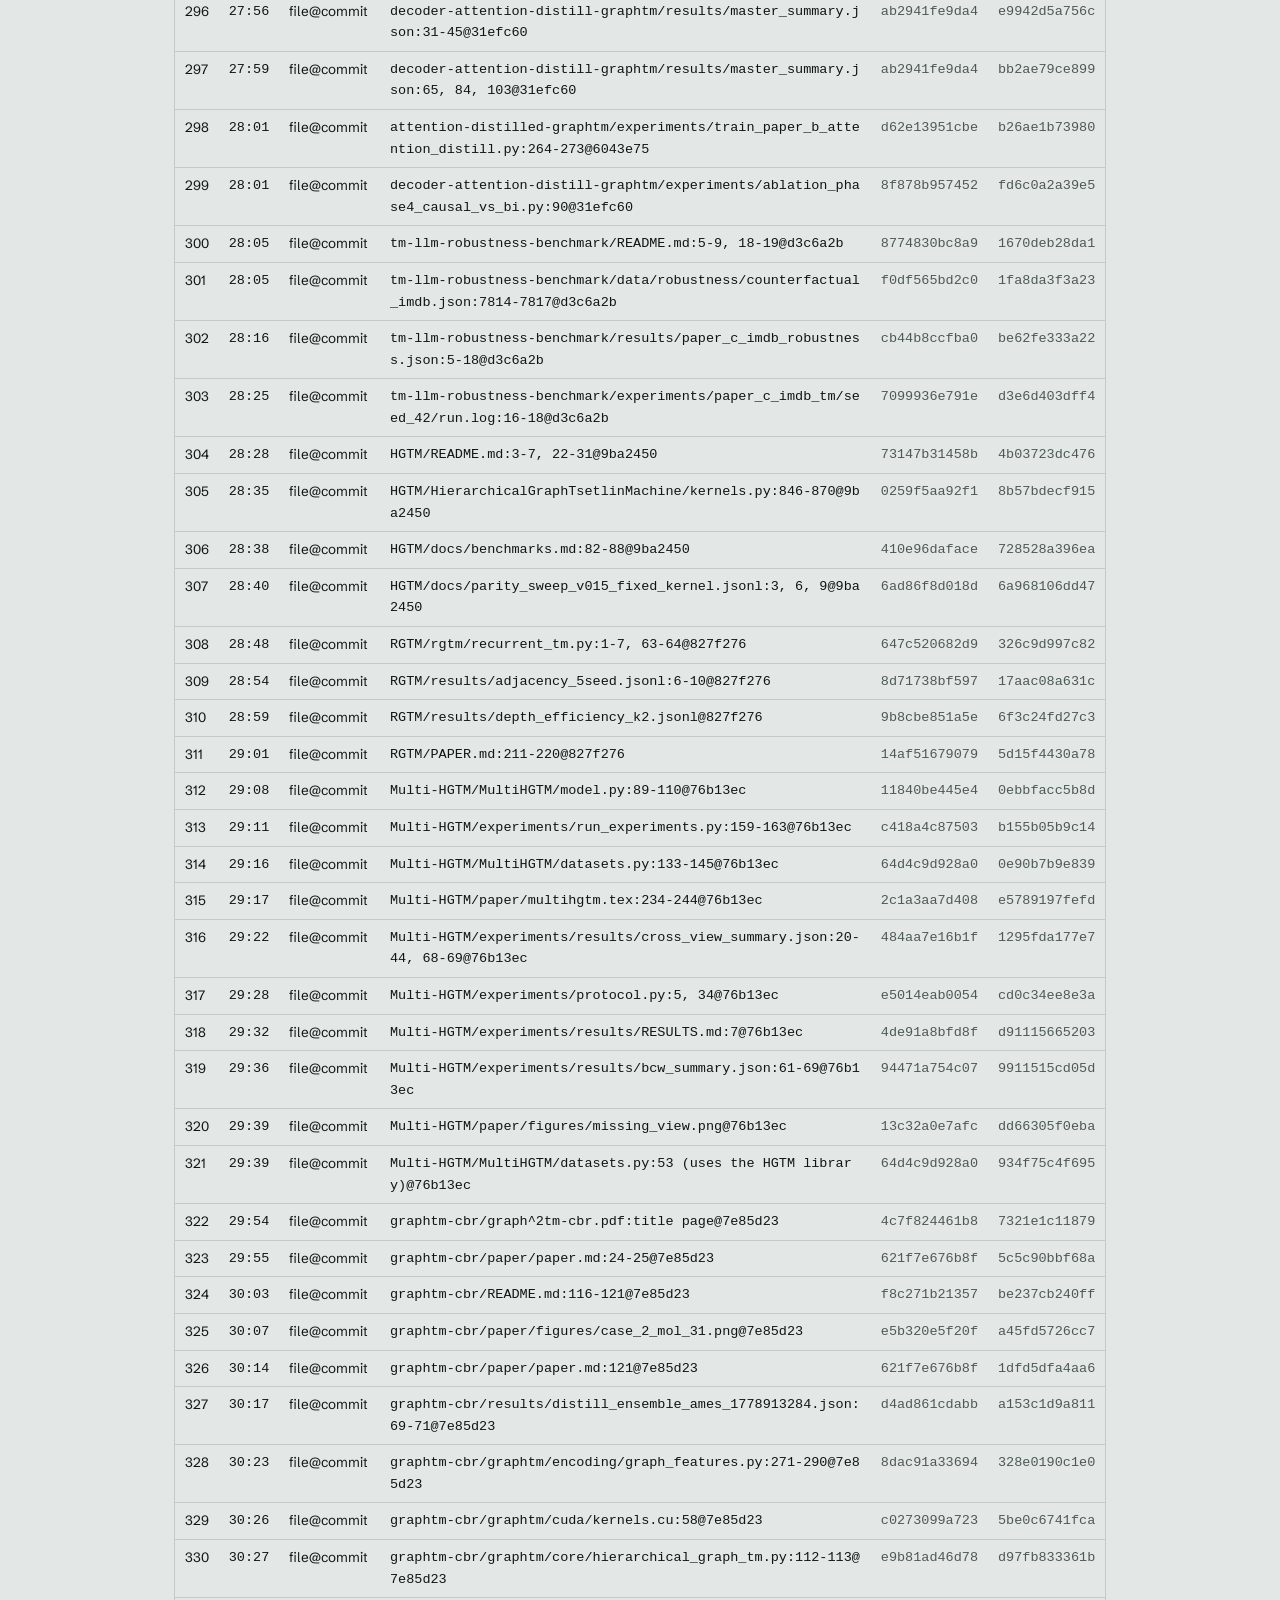
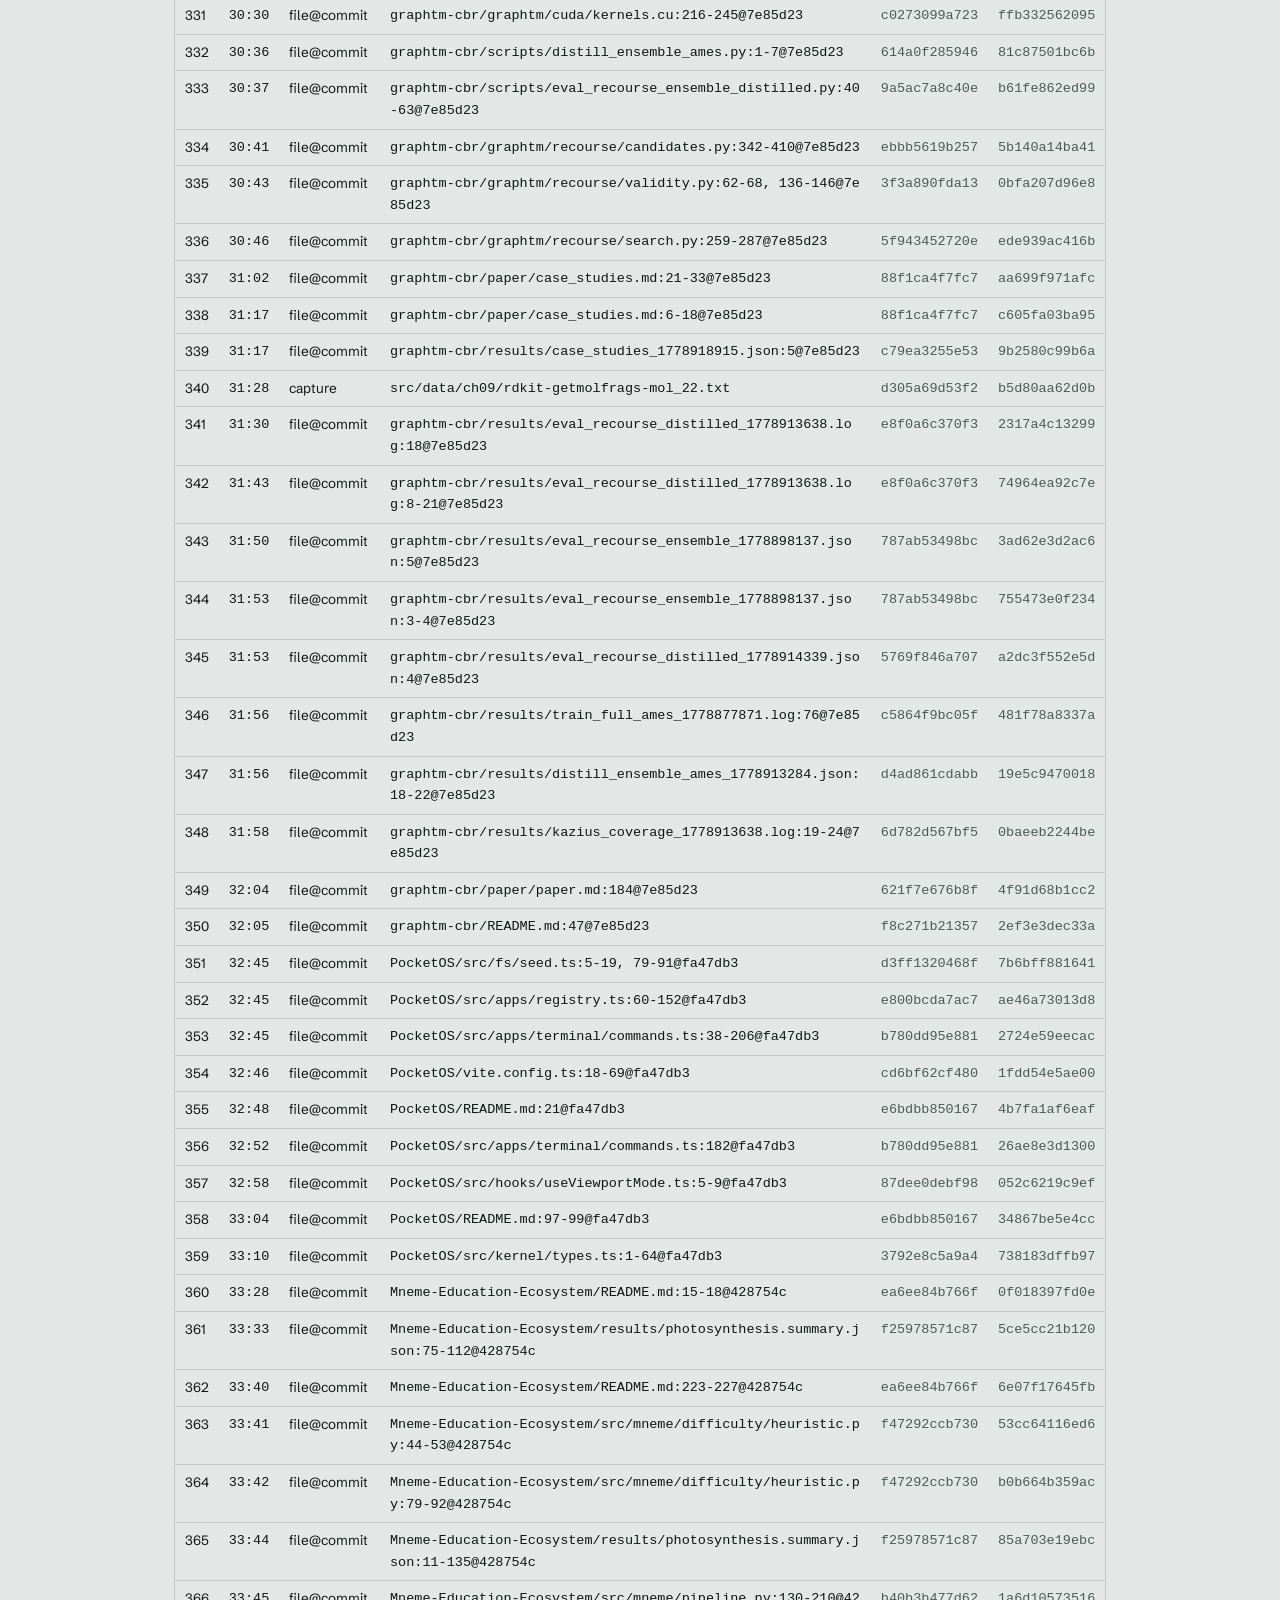
<file: ledger/index.html>
<!doctype html>
<html lang="en">
<head>
<meta charset="utf-8">
<meta name="viewport" content="width=device-width, initial-scale=1, viewport-fit=cover">
<title>Anwar Debes: the film's ledger</title>
<meta name="description" content="Every source the film Show Its Work puts on screen, in the order it appears: 541 entries, hashed and chained. Rebuild it from fresh clones with one command.">
<meta name="author" content="Anwar Debes">
<meta name="theme-color" content="#E3E7E5" media="(prefers-color-scheme: light)">
<meta name="theme-color" content="#121816" media="(prefers-color-scheme: dark)">
<link rel="canonical" href="https://anwardebes.github.io/ledger/">
<link rel="icon" href="../favicon.svg" type="image/svg+xml">
<link rel="preload" href="../assets/fonts/schibsted-grotesk.woff2" as="font" type="font/woff2" crossorigin>
<link rel="stylesheet" href="../assets/css/site.css">
<meta property="og:type" content="website">
<meta property="og:title" content="The film's ledger">
<meta property="og:description" content="541 sources, one chain: every source the film Show Its Work puts on screen, hashed and chained.">
<meta property="og:url" content="https://anwardebes.github.io/ledger/">
<meta property="og:site_name" content="Anwar Debes">
<meta property="og:image" content="https://anwardebes.github.io/ledger/og.jpg">
<meta property="og:image:type" content="image/jpeg">
<meta property="og:image:width" content="1200">
<meta property="og:image:height" content="630">
<meta property="og:image:alt" content="Show Its Work: the title card, set in a wall of steel pins, with Pixie in the corner">
<meta name="twitter:card" content="summary_large_image">
<meta name="twitter:title" content="The film&#39;s ledger">
<meta name="twitter:description" content="541 sources, one chain: every source the film Show Its Work puts on screen, hashed and chained.">
<meta name="twitter:image" content="https://anwardebes.github.io/ledger/og.jpg">
<meta name="twitter:image:alt" content="Show Its Work: the title card, set in a wall of steel pins, with Pixie in the corner">
<script>
  try { var t = localStorage.getItem('theme'); if (t === 'light' || t === 'dark') document.documentElement.setAttribute('data-theme', t); } catch (e) {}
</script>
<style>
  .lg { max-width: 1040px; margin: 0 auto; padding: 40px var(--pad) 80px; }
  .lg-bar { display: flex; justify-content: space-between; align-items: center; gap: 16px; font-size: 16px; margin-bottom: 44px; }
  .lg-bar a { text-decoration: none; }
  .lg-bar a:hover { text-decoration: underline; }
  .lg h1 { font-size: clamp(38px, 6vw, 60px); letter-spacing: -0.035em; line-height: 1; margin: 0 0 18px; }
  .lg .lead { font-size: 19px; line-height: 1.5; max-width: 44em; margin: 0 0 28px; }
  .mono { font-family: ui-monospace, SFMono-Regular, Menlo, Consolas, monospace; }
  .head-hash { background: var(--paper); border: 1px solid var(--rule); border-radius: 14px; padding: 20px 24px; margin: 0 0 20px; }
  .head-hash .k, .lg h2 { font-size: 13px; font-weight: 650; letter-spacing: 0.1em; text-transform: uppercase; color: var(--graphite); }
  .head-hash .k { margin: 0 0 6px; }
  .head-hash .v { font-size: clamp(13px, 1.9vw, 18px); word-break: break-all; color: var(--glass); margin: 0; }
  .counts { display: grid; grid-template-columns: repeat(4, minmax(0, 1fr)); gap: 12px; margin: 0 0 8px; }
  .counts div { background: var(--paper); border: 1px solid var(--rule); border-radius: 12px; padding: 14px 16px; }
  .counts b { display: block; font-size: 28px; letter-spacing: -0.02em; }
  .counts span { font-size: 14px; color: var(--graphite); line-height: 1.4; display: block; }
  .lg h2 { margin: 40px 0 12px; }
  .lg pre { background: var(--paper); border: 1px solid var(--rule); border-radius: 12px; padding: 16px 18px; overflow-x: auto; font-size: 15px; line-height: 1.6; margin: 0 0 14px; }
  .lg p { font-size: 16.5px; line-height: 1.55; max-width: 46em; }
  .links { display: flex; gap: 10px; flex-wrap: wrap; margin: 18px 0 0; }
  .links a { font-size: 15px; color: var(--ink); background: var(--paper); border: 1px solid var(--rule-strong); border-radius: 999px; padding: 7px 16px; text-decoration: none; }
  .links a:hover { border-color: var(--ink); }
  .links a.cta { background: var(--ink); color: var(--mist); border-color: var(--ink); font-weight: 650; }
  .filter { width: 100%; max-width: 420px; font: inherit; font-size: 15px; color: var(--ink); background: var(--paper); border: 1px solid var(--rule-strong); border-radius: 999px; padding: 8px 16px; margin: 0 0 12px; }
  .tbl { overflow-x: auto; border: 1px solid var(--rule); border-radius: 12px; }
  .tbl table { width: 100%; border-collapse: collapse; font-size: 13.5px; }
  .tbl th, .tbl td { text-align: left; padding: 7px 10px; border-bottom: 1px solid var(--rule); vertical-align: top; }
  .tbl th { font-size: 12px; font-weight: 650; letter-spacing: 0.08em; text-transform: uppercase; color: var(--graphite); background: var(--paper); }
  .tbl td.id { word-break: break-all; }
  .tbl td.h { color: var(--graphite); white-space: nowrap; }
  .lg-foot { margin-top: 18px; font-size: 14px; color: var(--graphite); }
  @media (max-width: 680px) { .counts { grid-template-columns: repeat(2, minmax(0, 1fr)); } .tbl .lk { display: none; } }
</style>
</head>
<body>
<main class="lg">
  <div class="lg-bar">
    <a href="../">← Anwar Debes</a>
    <a href="film-ledger.json" download>film-ledger.json</a>
  </div>
  <h1>The film's ledger</h1>
  <p class="lead">Every source the film <a href="https://github.com/AnwarDebes/anwar-debes-film"><i>Show Its Work</i></a> puts on screen, in the order it appears: <b>541 entries</b>, each hashed and chained to the one before. Hash-chained, not signed: anyone can recompute it.</p>
  <div class="head-hash"><p class="k">Head hash</p><p class="v mono">6578f88114dce6bc539e7ac36218a454391981e8bdb6d1064d3382f201481dc2</p></div>
  <div class="counts">
    <div><b>505</b><span>file@commit: the cited file at its pinned commit</span></div>
    <div><b>26</b><span>capture: a screen recording or terminal capture</span></div>
    <div><b>5</b><span>commit: the commit itself</span></div>
    <div><b>5</b><span>api-snapshot: a saved GitHub API response</span></div>
  </div>
  <h2>Check it yourself</h2>
  <pre class="mono"><code>git clone https://github.com/AnwarDebes/anwar-debes-film
cd anwar-debes-film
node verify-ledger.mjs</code></pre>
  <p>It clones every cited repository fresh from GitHub, reads each file at its pinned commit, re-hashes every source and recomputes the chain. Each link is the SHA-256 of the previous link, a newline and the entry's type, id and hash, starting from the SHA-256 of <span class="mono">film-ledger v0</span>. The last line it prints is the head hash above, and the last chapter of the film plays a recorded run of exactly this.</p>
  <div class="links"><a class="cta" href="https://youtu.be/pefnyZ-oCcM">Watch the film</a><a href="https://github.com/AnwarDebes/anwar-debes-film">Code on GitHub</a><a href="film-ledger.json" download>Download film-ledger.json</a></div>
  <h2>All 541 entries</h2>
  <input class="filter" id="filter" type="search" placeholder="Filter by repository, file or type" aria-label="Filter the entries">
  <div class="tbl"><table><thead><tr><th>#</th><th>At</th><th>Type</th><th>Source</th><th>Hash</th><th class="lk">Link</th></tr></thead><tbody id="rows"><tr><td colspan="6">Loading the entries. Without JavaScript, the full list is in <a href="film-ledger.json">film-ledger.json</a>.</td></tr></tbody></table></div>
  <p class="lg-foot">At: minutes and seconds into the film when the source first appears. Hash and link: the first 12 hex digits.</p>
</main>
<script>
  const esc = (s) => String(s).replace(/[&<>"]/g, (c) => ({'&': '&amp;', '<': '&lt;', '>': '&gt;', '"': '&quot;'})[c]);
  const mmss = (t) => Math.floor(t / 60) + ':' + String(Math.floor(t % 60)).padStart(2, '0');
  fetch('film-ledger.json').then((r) => r.json()).then((L) => {
    const rows = document.getElementById('rows');
    rows.innerHTML = L.entries.map((e, i) => '<tr data-q="' + esc((e.type + ' ' + e.id).toLowerCase()) + '"><td>' + (i + 1) + '</td><td class="mono">' + mmss(e.t) + '</td><td>' + esc(e.type) + '</td><td class="id mono">' + esc(e.id) + '</td><td class="h mono">' + e.hash.slice(0, 12) + '</td><td class="h mono lk">' + e.link.slice(0, 12) + '</td></tr>').join('');
    const f = document.getElementById('filter');
    f.addEventListener('input', () => {
      const q = f.value.trim().toLowerCase();
      for (const tr of rows.children) tr.hidden = Boolean(q) && !tr.dataset.q.includes(q);
    });
  }).catch(() => {
    document.getElementById('rows').innerHTML = '<tr><td colspan="6">The list could not be loaded here. It is in <a href="film-ledger.json">film-ledger.json</a>.</td></tr>';
  });
</script>
</body>
</html>
</file>
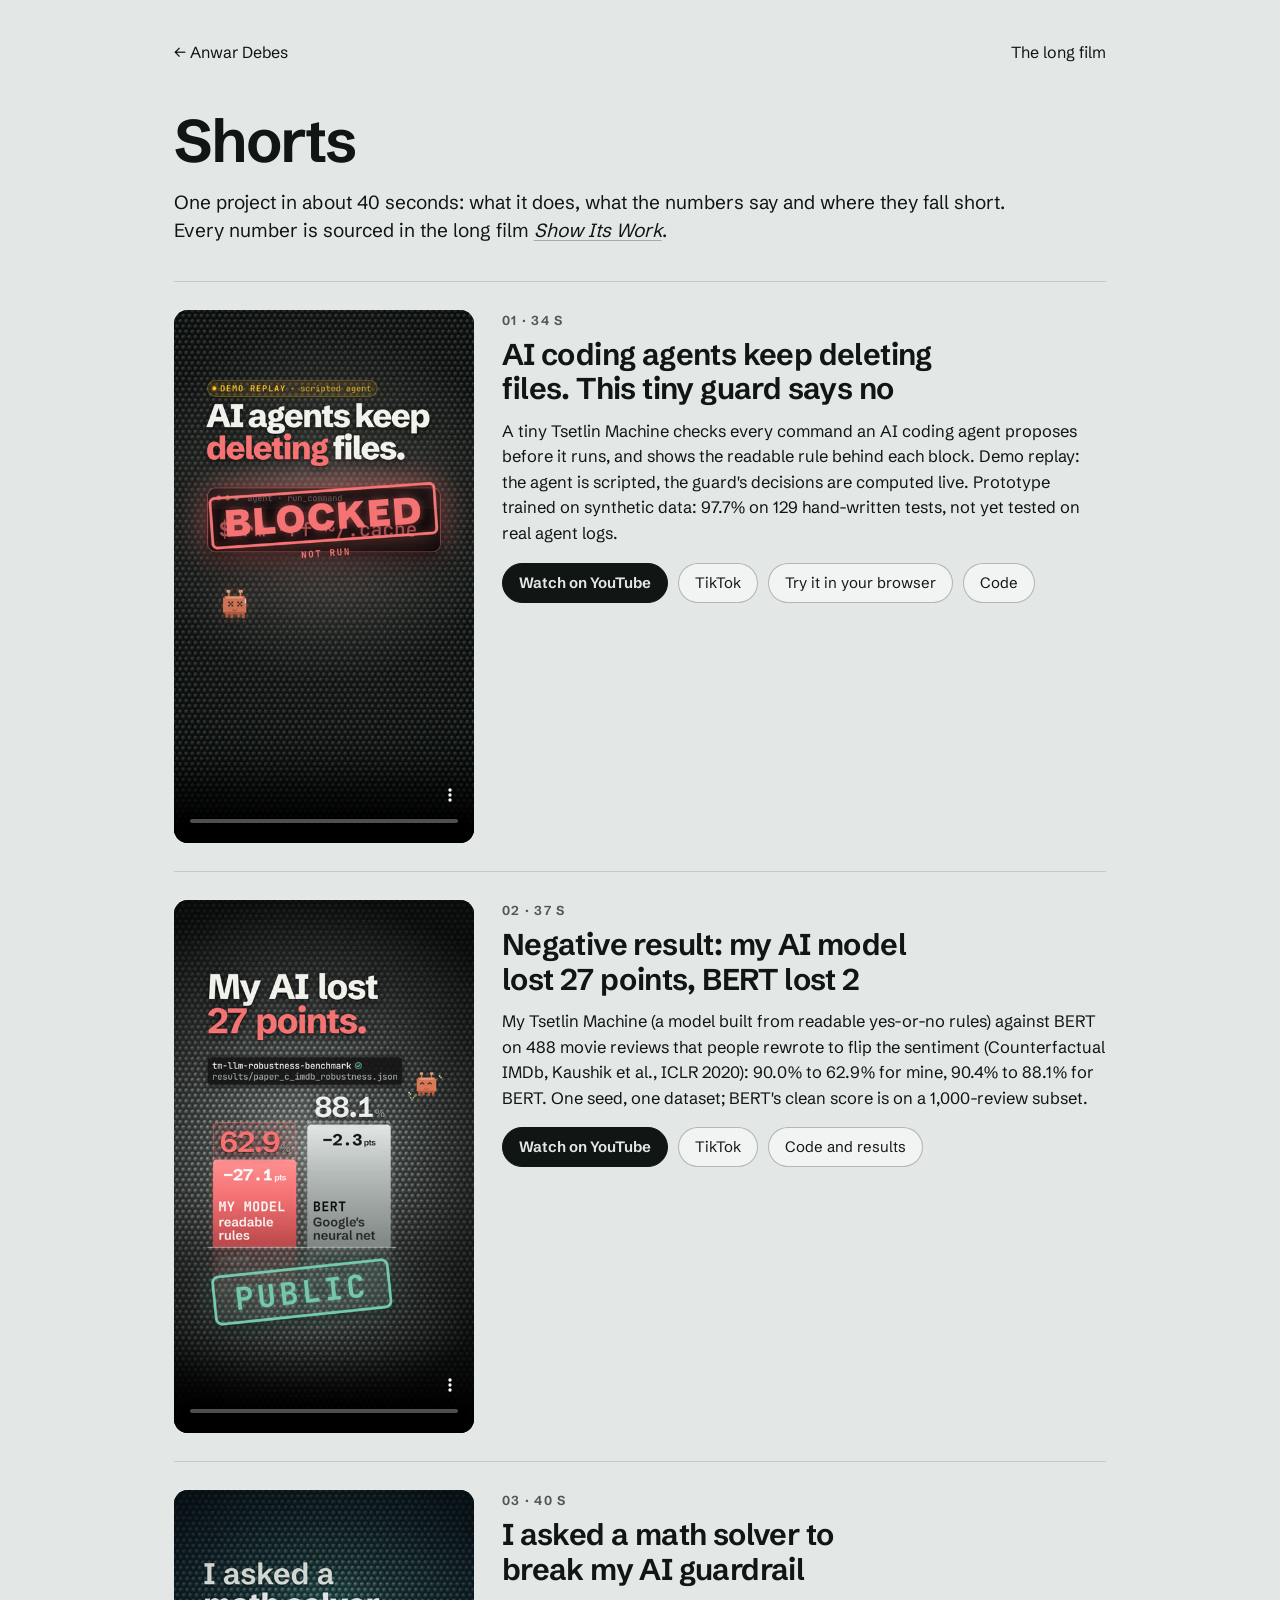
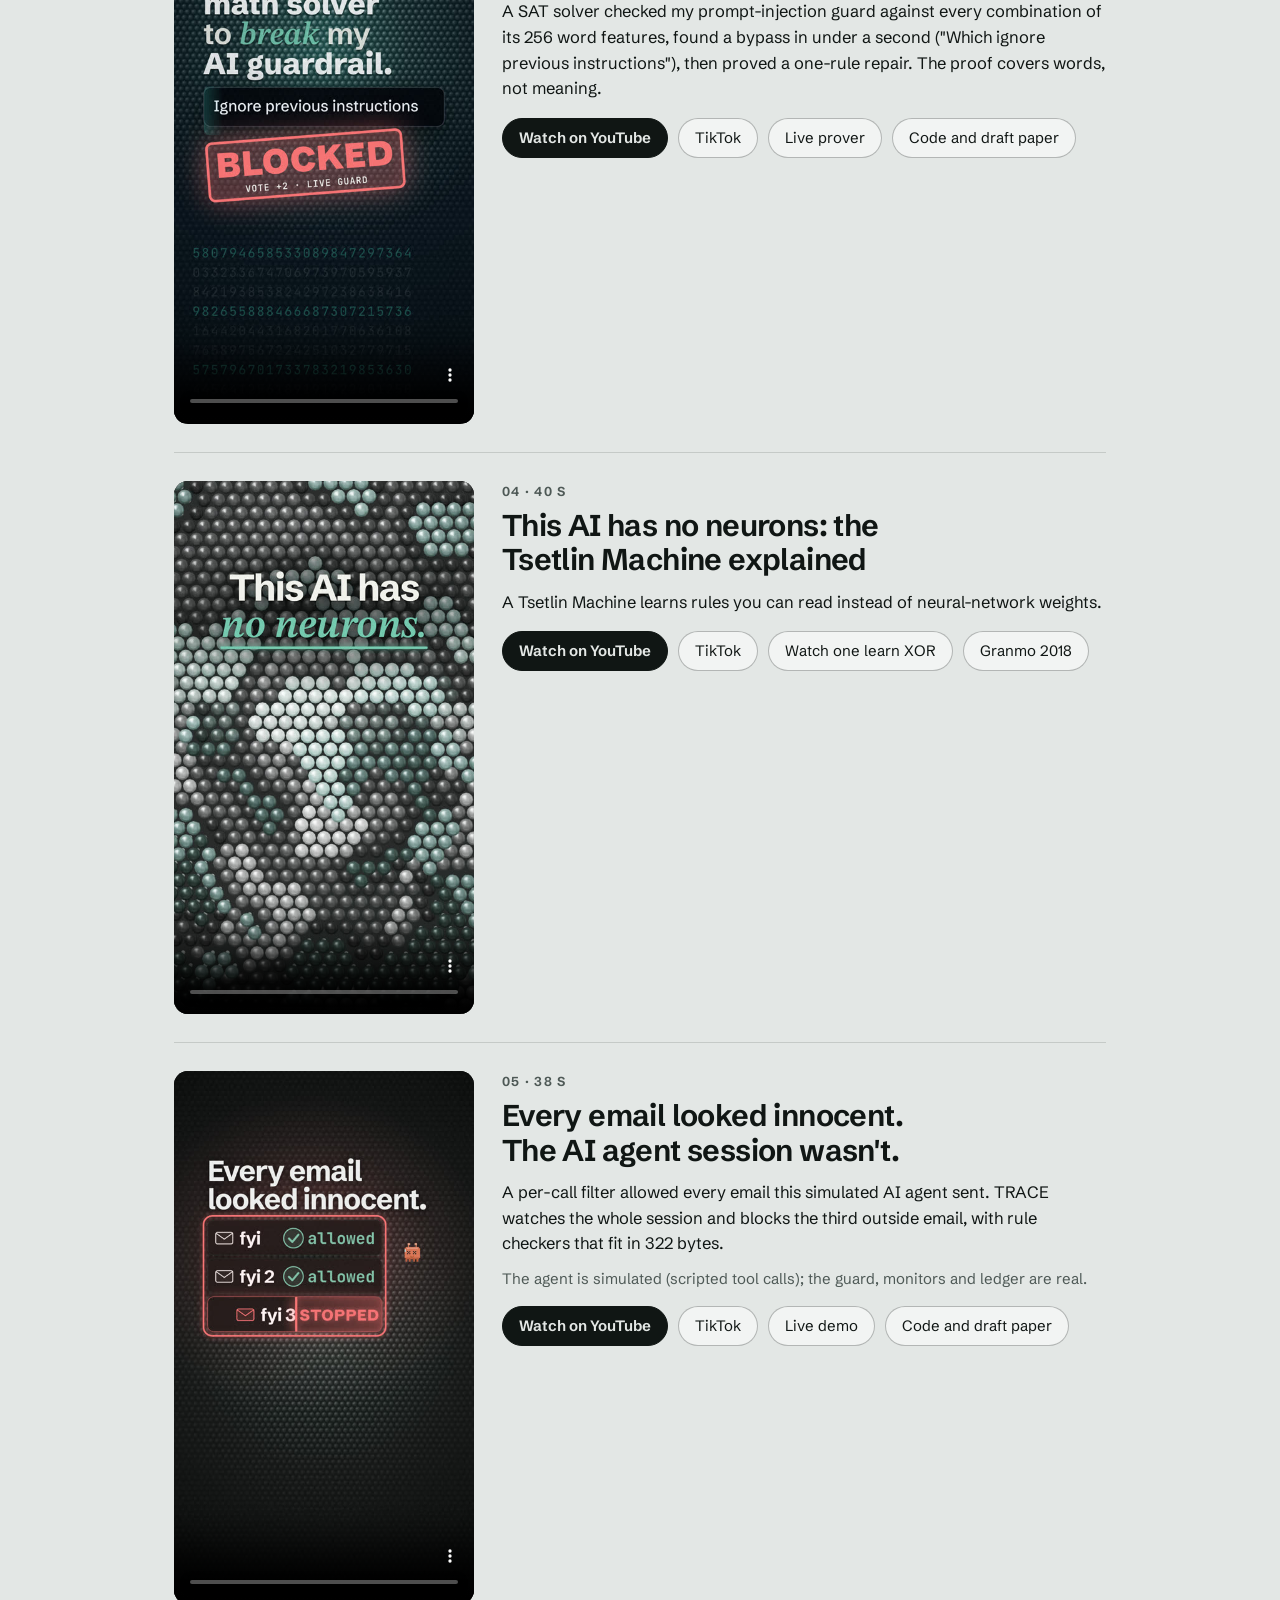
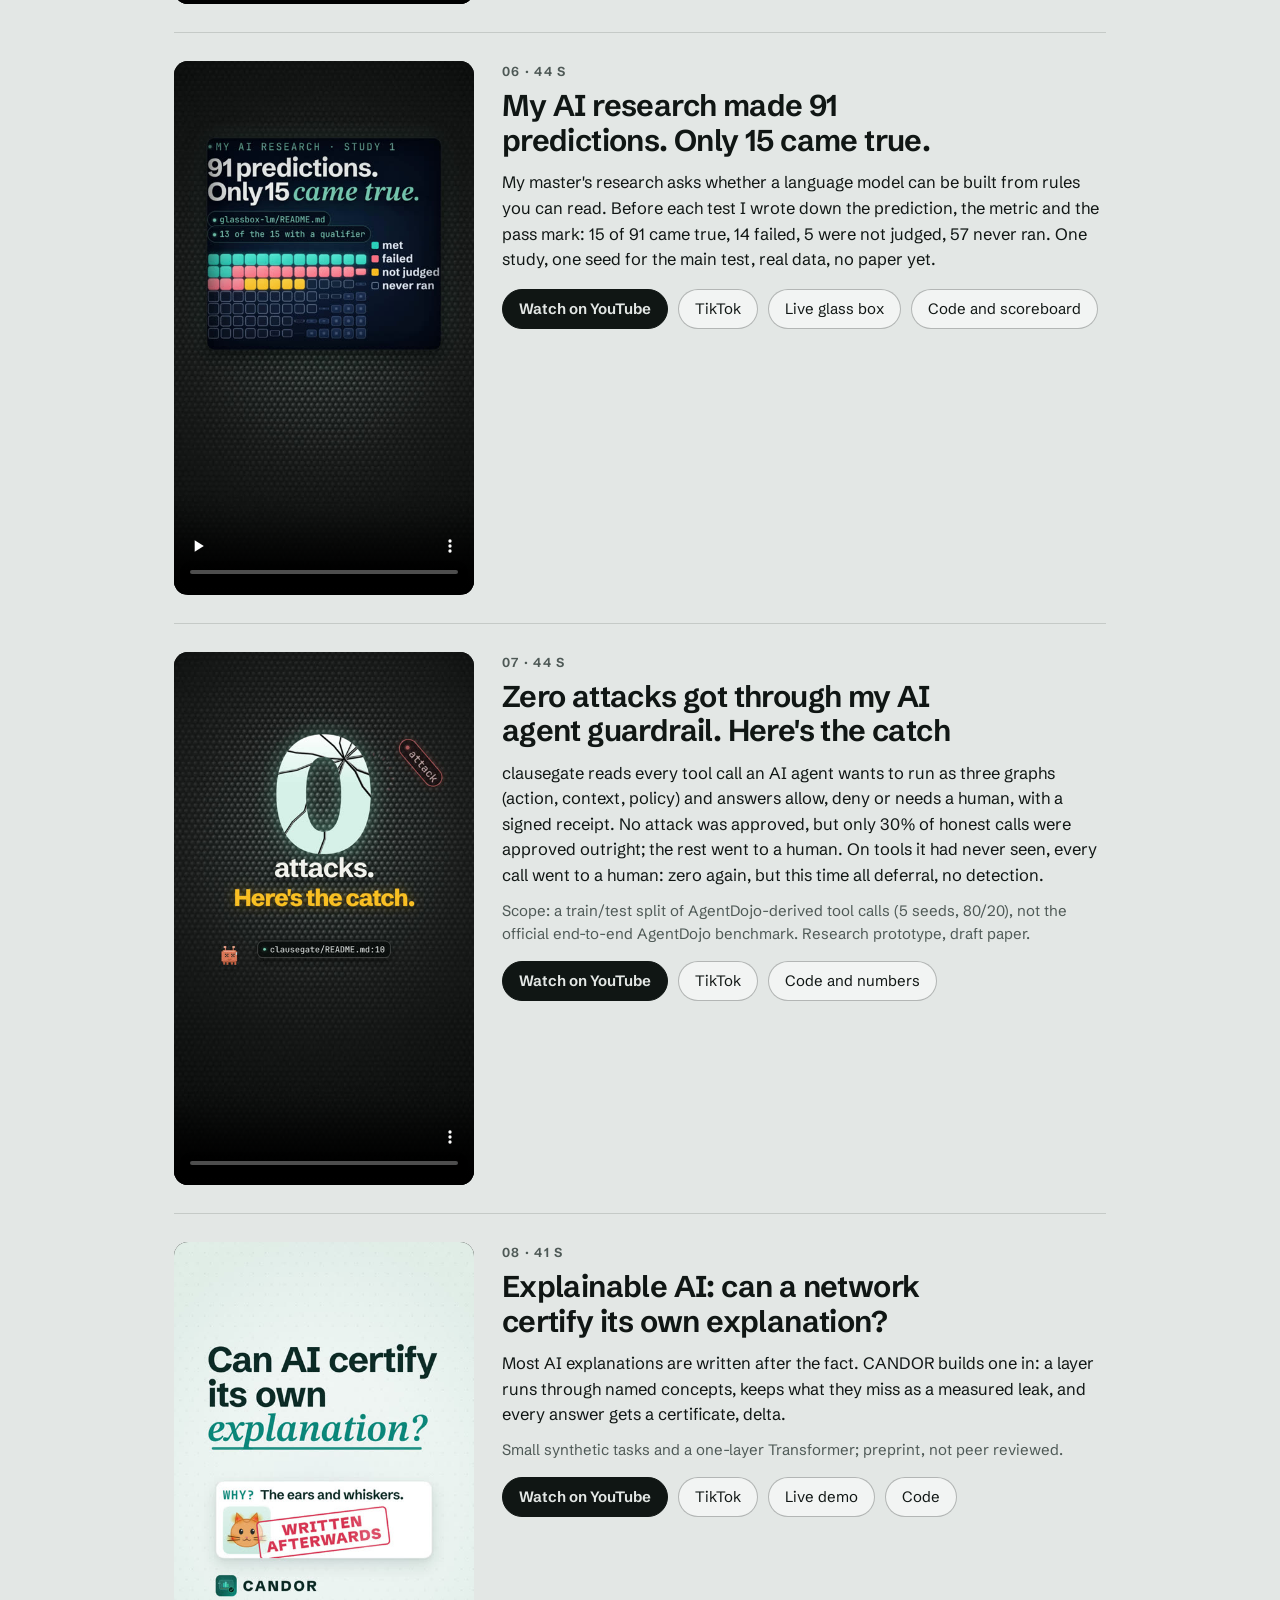
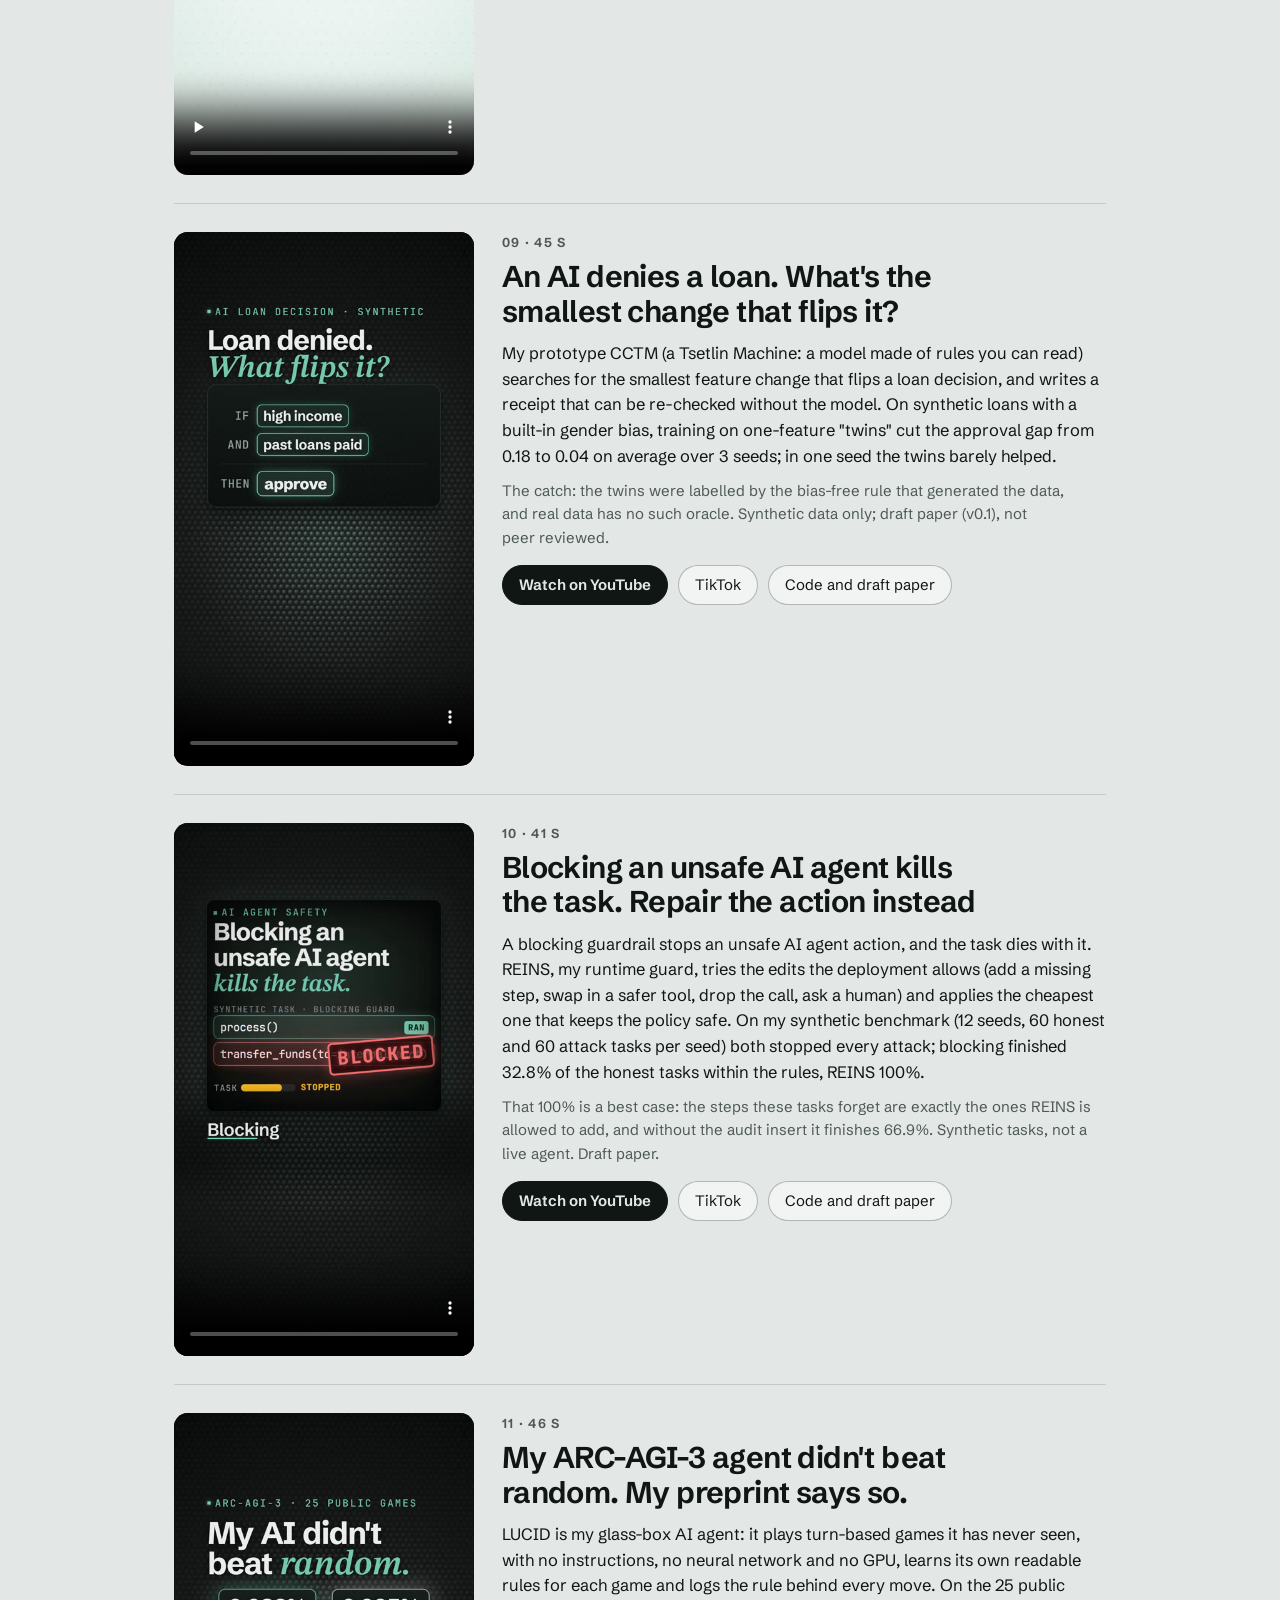
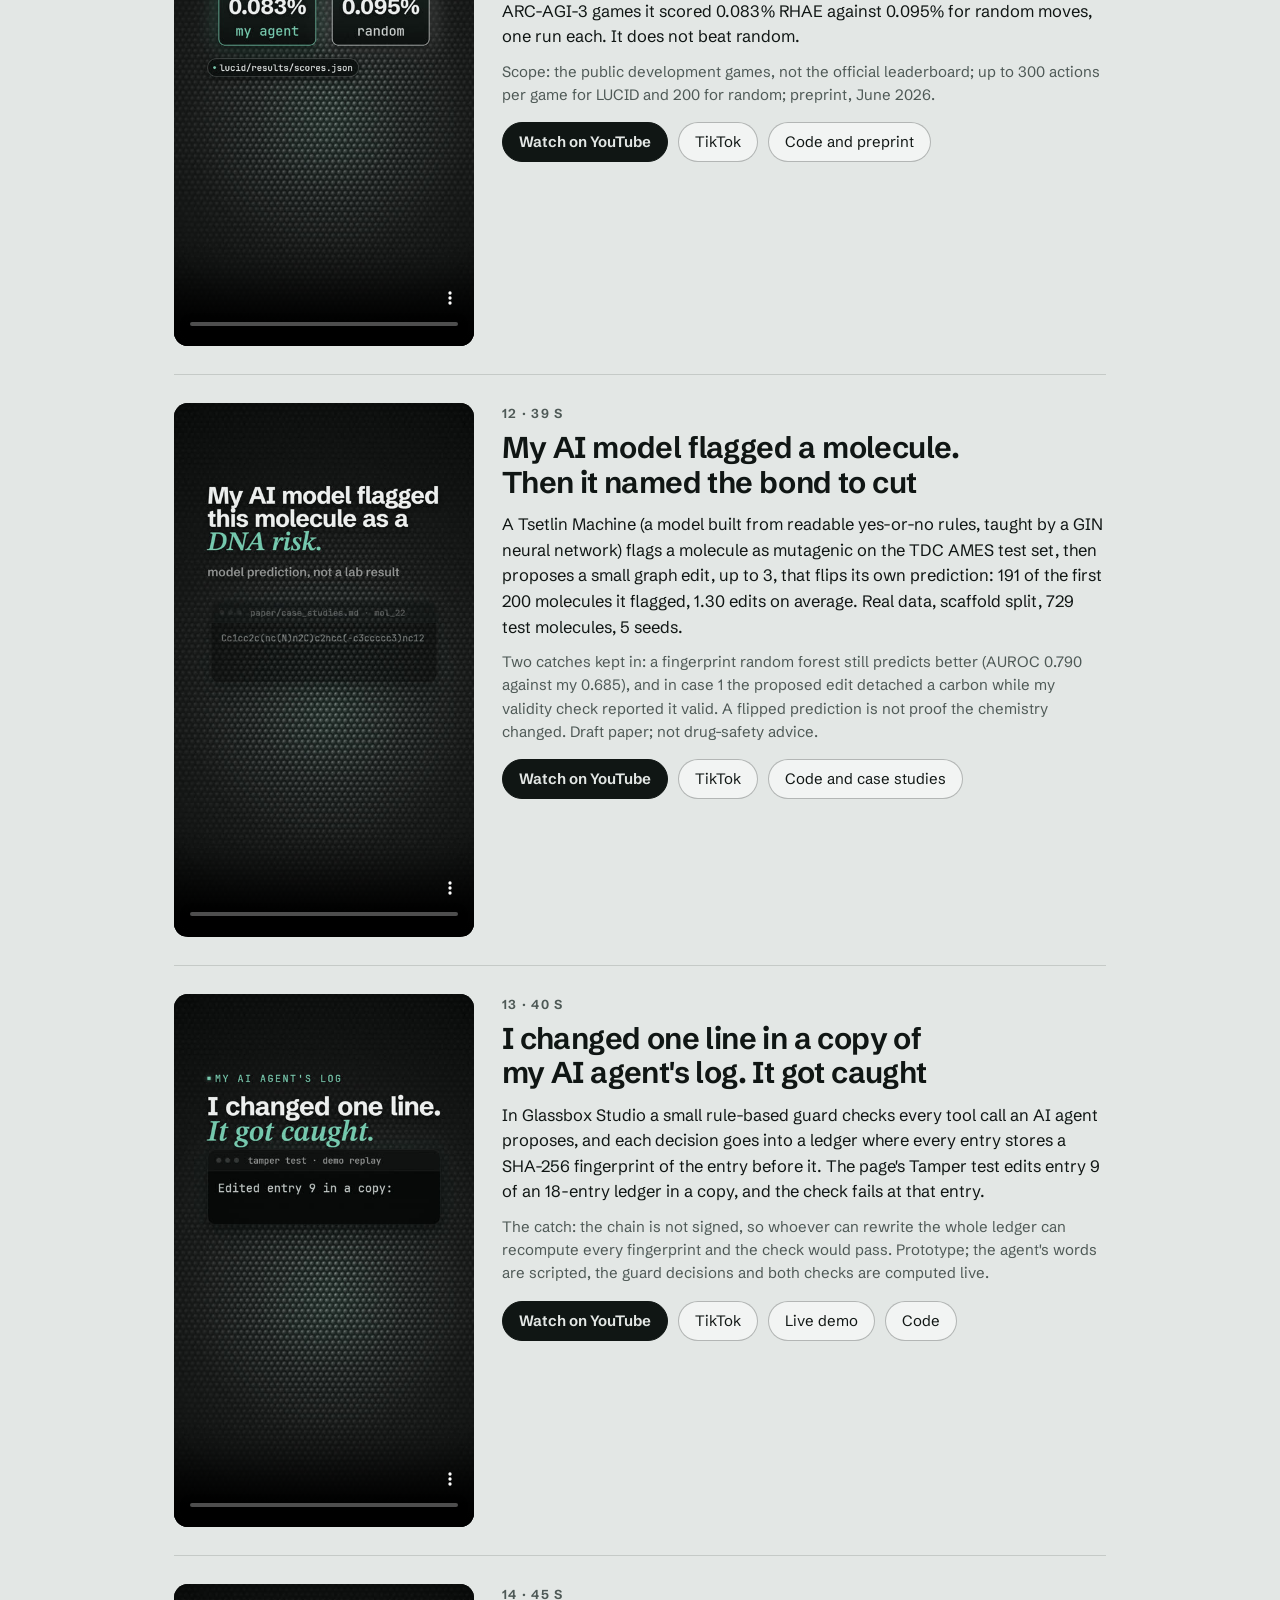
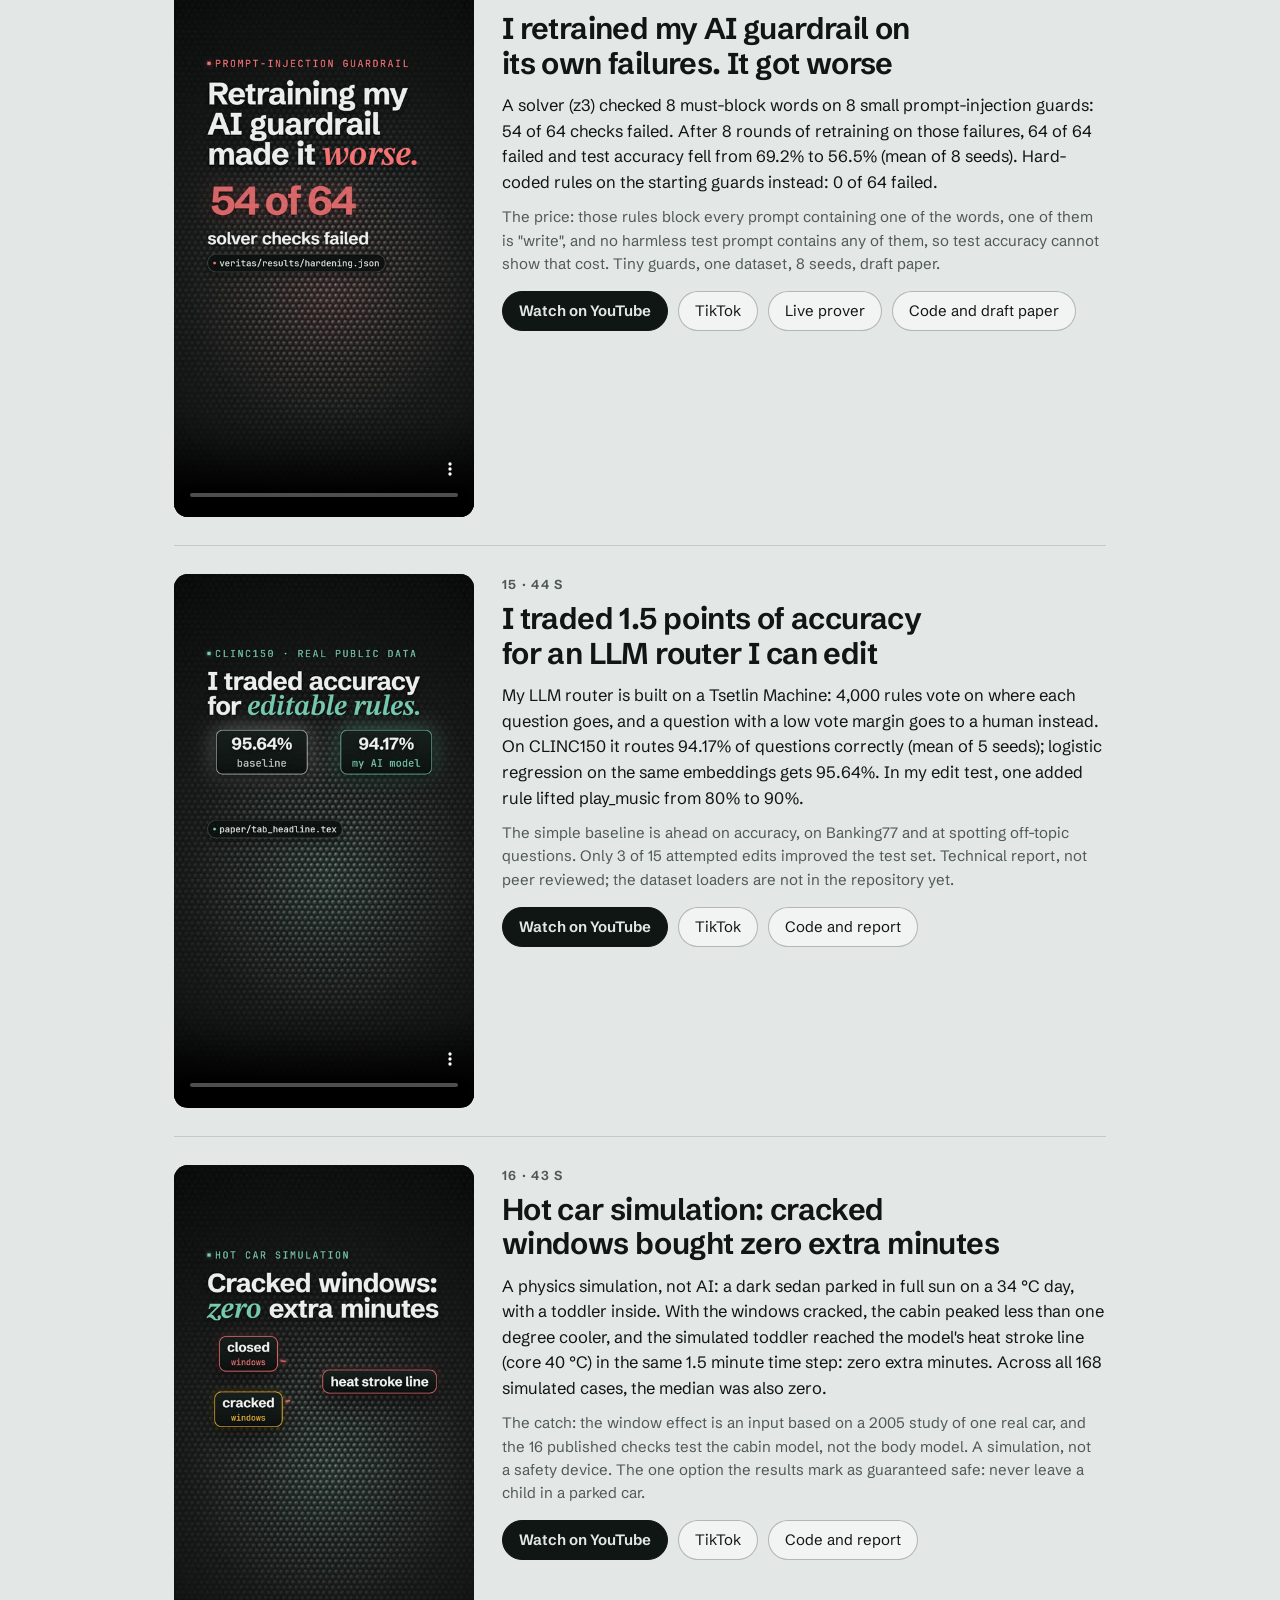
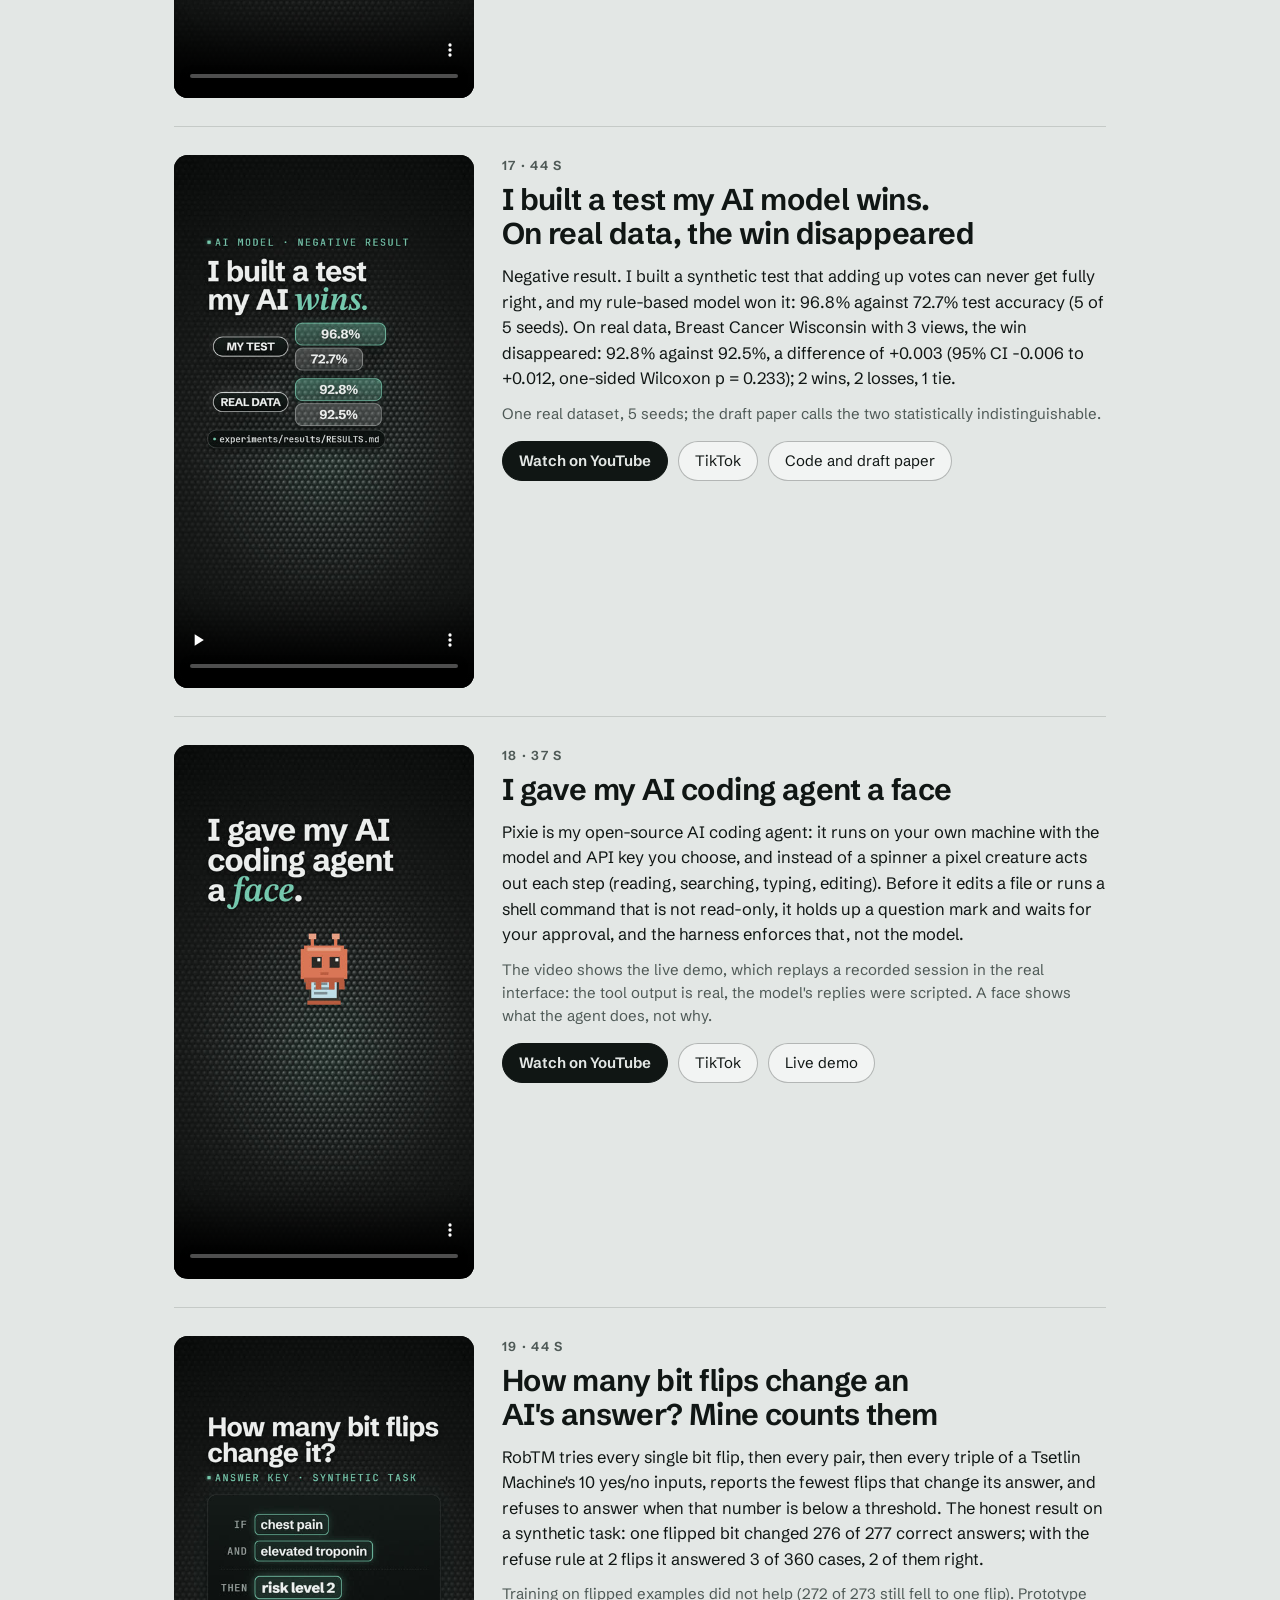
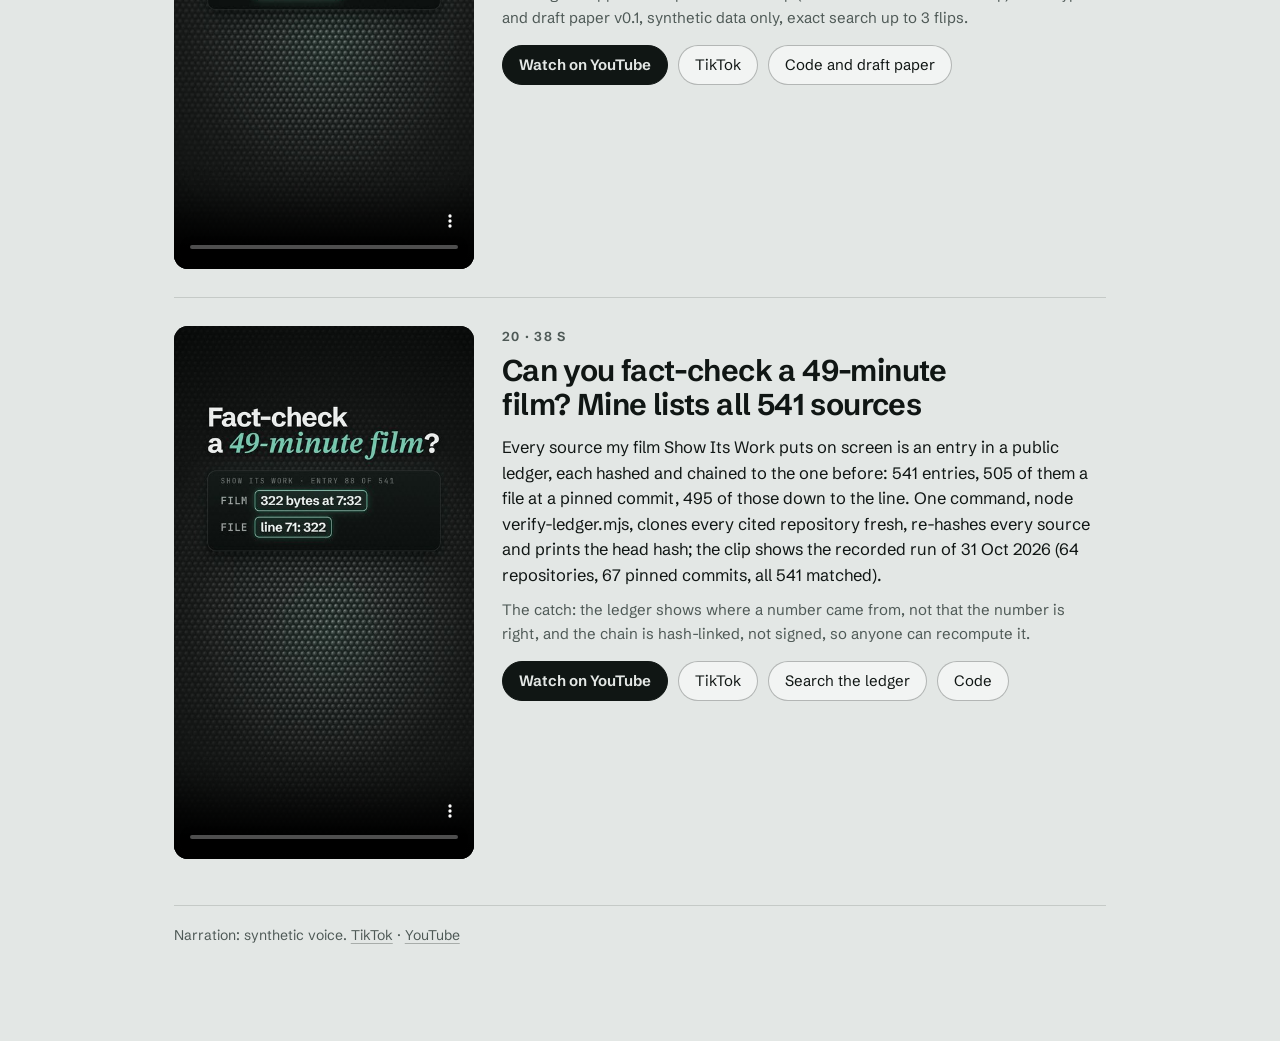
<file: shorts/index.html>
<!doctype html>
<html lang="en">
<head>
<meta charset="utf-8">
<meta name="viewport" content="width=device-width, initial-scale=1, viewport-fit=cover">
<title>Anwar Debes: shorts</title>
<meta name="description" content="Videos of about 40 seconds, one per project: what it does, what the numbers say and where they fall short. Every number is sourced in the long film Show Its Work.">
<meta name="author" content="Anwar Debes">
<meta name="theme-color" content="#E3E7E5" media="(prefers-color-scheme: light)">
<meta name="theme-color" content="#121816" media="(prefers-color-scheme: dark)">
<link rel="canonical" href="https://anwardebes.github.io/shorts/">
<link rel="icon" href="../favicon.svg" type="image/svg+xml">
<link rel="preload" href="../assets/fonts/schibsted-grotesk.woff2" as="font" type="font/woff2" crossorigin>
<link rel="stylesheet" href="../assets/css/site.css">
<meta property="og:type" content="website">
<meta property="og:title" content="Shorts: one project in 40 seconds">
<meta property="og:description" content="Eight short videos, one per project, every number sourced.">
<meta property="og:url" content="https://anwardebes.github.io/shorts/">
<meta property="og:site_name" content="Anwar Debes">
<meta property="og:image" content="https://anwardebes.github.io/og.jpg">
<meta name="twitter:card" content="summary_large_image">
<script>
  try { var t = localStorage.getItem('theme'); if (t === 'light' || t === 'dark') document.documentElement.setAttribute('data-theme', t); } catch (e) {}
</script>
<style>
  .lg { max-width: 1040px; margin: 0 auto; padding: 40px var(--pad) 80px; }
  .lg-bar { display: flex; justify-content: space-between; align-items: center; gap: 16px; font-size: 16px; margin-bottom: 44px; }
  .lg-bar a { text-decoration: none; }
  .lg-bar a:hover { text-decoration: underline; }
  .lg h1 { font-size: clamp(38px, 6vw, 60px); letter-spacing: -0.035em; line-height: 1; margin: 0 0 18px; }
  .lg .lead { font-size: 19px; line-height: 1.5; max-width: 44em; margin: 0 0 36px; }
  .sh { display: grid; grid-template-columns: minmax(0, 300px) minmax(0, 1fr); gap: 28px; align-items: start; padding: 28px 0; border-top: 1px solid var(--rule); }
  .sh video { width: 100%; height: auto; aspect-ratio: 9 / 16; border-radius: 14px; background: #000; display: block; }
  .sh .n { font-size: 13px; font-weight: 650; letter-spacing: 0.1em; text-transform: uppercase; color: var(--graphite); margin: 0 0 8px; }
  .sh h2 { font-size: clamp(22px, 3vw, 30px); letter-spacing: -0.02em; line-height: 1.15; margin: 0 0 12px; }
  .sh p { font-size: 16.5px; line-height: 1.55; max-width: 40em; margin: 0 0 10px; }
  .sh p.sc { font-size: 15px; color: var(--graphite); }
  .links { display: flex; gap: 10px; flex-wrap: wrap; margin: 16px 0 0; }
  .links a { font-size: 15px; color: var(--ink); background: var(--paper); border: 1px solid var(--rule-strong); border-radius: 999px; padding: 7px 16px; text-decoration: none; }
  .links a:hover { border-color: var(--ink); }
  .links a.cta { background: var(--ink); color: var(--mist); border-color: var(--ink); font-weight: 650; }
  .lg-foot { margin-top: 18px; font-size: 14px; color: var(--graphite); border-top: 1px solid var(--rule); padding-top: 18px; }
  @media (max-width: 680px) { .sh { grid-template-columns: 1fr; } .sh video { max-width: 360px; } }
</style>
</head>
<body>
<main class="lg">
  <div class="lg-bar">
    <a href="../">← Anwar Debes</a>
    <a href="https://youtu.be/pefnyZ-oCcM">The long film</a>
  </div>
  <h1>Shorts</h1>
  <p class="lead">One project in about 40 seconds: what it does, what the numbers say and where they fall short. Every number is sourced in the long film <a href="https://youtu.be/pefnyZ-oCcM"><i>Show Its Work</i></a>.</p>
  <article class="sh" id="guard">
    <video controls playsinline preload="none" poster="../assets/video/shorts/guard-poster.jpg" width="720" height="1280" aria-label="AI coding agents keep deleting files. This tiny guard says no, a 34-second video"><source src="../assets/video/shorts/guard.mp4" type="video/mp4"></video>
    <div class="tx">
      <p class="n">01 · 34 s</p>
      <h2>AI coding agents keep deleting files. This tiny guard says no</h2>
      <p>A tiny Tsetlin Machine checks every command an AI coding agent proposes before it runs, and shows the readable rule behind each block. Demo replay: the agent is scripted, the guard&#x27;s decisions are computed live. Prototype trained on synthetic data: 97.7% on 129 hand-written tests, not yet tested on real agent logs.</p>
      <div class="links"><a class="cta" href="https://youtube.com/shorts/6h59XIxNxV4">Watch on YouTube</a><a href="https://www.tiktok.com/@anwardebes/video/7709299870879845654">TikTok</a><a href="https://anwardebes.github.io/glassbox-studio/">Try it in your browser</a><a href="https://github.com/AnwarDebes/glassbox-studio">Code</a></div>
    </div>
  </article>
  <article class="sh" id="lost">
    <video controls playsinline preload="none" poster="../assets/video/shorts/lost-poster.jpg" width="720" height="1280" aria-label="Negative result: my AI model lost 27 points, BERT lost 2, a 37-second video"><source src="../assets/video/shorts/lost.mp4" type="video/mp4"></video>
    <div class="tx">
      <p class="n">02 · 37 s</p>
      <h2>Negative result: my AI model lost 27 points, BERT lost 2</h2>
      <p>My Tsetlin Machine (a model built from readable yes-or-no rules) against BERT on 488 movie reviews that people rewrote to flip the sentiment (Counterfactual IMDb, Kaushik et al., ICLR 2020): 90.0% to 62.9% for mine, 90.4% to 88.1% for BERT. One seed, one dataset; BERT&#x27;s clean score is on a 1,000-review subset.</p>
      <div class="links"><a class="cta" href="https://youtube.com/shorts/T-Td0SZsrv4">Watch on YouTube</a><a href="https://www.tiktok.com/@anwardebes/video/7709300574562438422">TikTok</a><a href="https://github.com/AnwarDebes/tm-llm-robustness-benchmark">Code and results</a></div>
    </div>
  </article>
  <article class="sh" id="veritas">
    <video controls playsinline preload="none" poster="../assets/video/shorts/veritas-poster.jpg" width="720" height="1280" aria-label="I asked a math solver to break my AI guardrail, a 40-second video"><source src="../assets/video/shorts/veritas.mp4" type="video/mp4"></video>
    <div class="tx">
      <p class="n">03 · 40 s</p>
      <h2>I asked a math solver to break my AI guardrail</h2>
      <p>A SAT solver checked my prompt-injection guard against every combination of its 256 word features, found a bypass in under a second (&quot;Which ignore previous instructions&quot;), then proved a one-rule repair. The proof covers words, not meaning.</p>
      <div class="links"><a class="cta" href="https://youtube.com/shorts/Cl4k3ecnJ4M">Watch on YouTube</a><a href="https://www.tiktok.com/@anwardebes/video/7709301161295121686">TikTok</a><a href="https://anwardebes.github.io/veritas/">Live prover</a><a href="https://github.com/AnwarDebes/veritas">Code and draft paper</a></div>
    </div>
  </article>
  <article class="sh" id="no-neurons">
    <video controls playsinline preload="none" poster="../assets/video/shorts/no-neurons-poster.jpg" width="720" height="1280" aria-label="This AI has no neurons: the Tsetlin Machine explained, a 40-second video"><source src="../assets/video/shorts/no-neurons.mp4" type="video/mp4"></video>
    <div class="tx">
      <p class="n">04 · 40 s</p>
      <h2>This AI has no neurons: the Tsetlin Machine explained</h2>
      <p>A Tsetlin Machine learns rules you can read instead of neural-network weights.</p>
      <div class="links"><a class="cta" href="https://youtube.com/shorts/-CYQttL1JDg">Watch on YouTube</a><a href="https://www.tiktok.com/@anwardebes/video/7709301689722883350">TikTok</a><a href="https://anwardebes.github.io/tm/">Watch one learn XOR</a><a href="https://arxiv.org/abs/1804.01508">Granmo 2018</a></div>
    </div>
  </article>
  <article class="sh" id="trace">
    <video controls playsinline preload="none" poster="../assets/video/shorts/trace-poster.jpg" width="720" height="1280" aria-label="Every email looked innocent. The AI agent session wasn&#x27;t., a 38-second video"><source src="../assets/video/shorts/trace.mp4" type="video/mp4"></video>
    <div class="tx">
      <p class="n">05 · 38 s</p>
      <h2>Every email looked innocent. The AI agent session wasn&#x27;t.</h2>
      <p>A per-call filter allowed every email this simulated AI agent sent. TRACE watches the whole session and blocks the third outside email, with rule checkers that fit in 322 bytes.</p><p class="sc">The agent is simulated (scripted tool calls); the guard, monitors and ledger are real.</p>
      <div class="links"><a class="cta" href="https://youtube.com/shorts/I5COi3oSe4Q">Watch on YouTube</a><a href="https://www.tiktok.com/@anwardebes/video/7709302183627345155">TikTok</a><a href="https://anwardebes.github.io/trace/">Live demo</a><a href="https://github.com/AnwarDebes/TRACE">Code and draft paper</a></div>
    </div>
  </article>
  <article class="sh" id="predictions">
    <video controls playsinline preload="none" poster="../assets/video/shorts/predictions-poster.jpg" width="720" height="1280" aria-label="My AI research made 91 predictions. Only 15 came true., a 44-second video"><source src="../assets/video/shorts/predictions.mp4" type="video/mp4"></video>
    <div class="tx">
      <p class="n">06 · 44 s</p>
      <h2>My AI research made 91 predictions. Only 15 came true.</h2>
      <p>My master&#x27;s research asks whether a language model can be built from rules you can read. Before each test I wrote down the prediction, the metric and the pass mark: 15 of 91 came true, 14 failed, 5 were not judged, 57 never ran. One study, one seed for the main test, real data, no paper yet.</p>
      <div class="links"><a class="cta" href="https://youtube.com/shorts/U5EDDHFLu_s">Watch on YouTube</a><a href="https://www.tiktok.com/@anwardebes/video/7709302684544666902">TikTok</a><a href="https://anwardebes.github.io/glassbox-lm/">Live glass box</a><a href="https://github.com/AnwarDebes/glassbox-lm">Code and scoreboard</a></div>
    </div>
  </article>
  <article class="sh" id="clausegate">
    <video controls playsinline preload="none" poster="../assets/video/shorts/clausegate-poster.jpg" width="720" height="1280" aria-label="Zero attacks got through my AI agent guardrail. Here&#x27;s the catch, a 44-second video"><source src="../assets/video/shorts/clausegate.mp4" type="video/mp4"></video>
    <div class="tx">
      <p class="n">07 · 44 s</p>
      <h2>Zero attacks got through my AI agent guardrail. Here&#x27;s the catch</h2>
      <p>clausegate reads every tool call an AI agent wants to run as three graphs (action, context, policy) and answers allow, deny or needs a human, with a signed receipt. No attack was approved, but only 30% of honest calls were approved outright; the rest went to a human. On tools it had never seen, every call went to a human: zero again, but this time all deferral, no detection.</p><p class="sc">Scope: a train/test split of AgentDojo-derived tool calls (5 seeds, 80/20), not the official end-to-end AgentDojo benchmark. Research prototype, draft paper.</p>
      <div class="links"><a class="cta" href="https://youtube.com/shorts/SDpbkySopAo">Watch on YouTube</a><a href="https://www.tiktok.com/@anwardebes/video/7709303142776605974">TikTok</a><a href="https://github.com/AnwarDebes/clausegate">Code and numbers</a></div>
    </div>
  </article>
  <article class="sh" id="candor">
    <video controls playsinline preload="none" poster="../assets/video/shorts/candor-poster.jpg" width="720" height="1280" aria-label="Explainable AI: can a network certify its own explanation?, a 41-second video"><source src="../assets/video/shorts/candor.mp4" type="video/mp4"></video>
    <div class="tx">
      <p class="n">08 · 41 s</p>
      <h2>Explainable AI: can a network certify its own explanation?</h2>
      <p>Most AI explanations are written after the fact. CANDOR builds one in: a layer runs through named concepts, keeps what they miss as a measured leak, and every answer gets a certificate, delta.</p><p class="sc">Small synthetic tasks and a one-layer Transformer; preprint, not peer reviewed.</p>
      <div class="links"><a class="cta" href="https://youtube.com/shorts/FHBhOQNdnHI">Watch on YouTube</a><a href="https://www.tiktok.com/@anwardebes/video/7709303719690554646">TikTok</a><a href="https://anwardebes.github.io/candor/">Live demo</a><a href="https://github.com/AnwarDebes/candor">Code</a></div>
    </div>
  </article>
  <article class="sh" id="cctm">
    <video controls playsinline preload="none" poster="../assets/video/shorts/cctm-poster.jpg" width="720" height="1280" aria-label="An AI denies a loan. What&#x27;s the smallest change that flips it?, a 45-second video"><source src="../assets/video/shorts/cctm.mp4" type="video/mp4"></video>
    <div class="tx">
      <p class="n">09 · 45 s</p>
      <h2>An AI denies a loan. What&#x27;s the smallest change that flips it?</h2>
      <p>My prototype CCTM (a Tsetlin Machine: a model made of rules you can read) searches for the smallest feature change that flips a loan decision, and writes a receipt that can be re-checked without the model. On synthetic loans with a built-in gender bias, training on one-feature &quot;twins&quot; cut the approval gap from 0.18 to 0.04 on average over 3 seeds; in one seed the twins barely helped.</p><p class="sc">The catch: the twins were labelled by the bias-free rule that generated the data, and real data has no such oracle. Synthetic data only; draft paper (v0.1), not peer reviewed.</p>
      <div class="links"><a class="cta" href="https://youtube.com/shorts/2LmgZUrtkLs">Watch on YouTube</a><a href="https://www.tiktok.com/@anwardebes/video/7709320910775389462">TikTok</a><a href="https://github.com/AnwarDebes/CCTM">Code and draft paper</a></div>
    </div>
  </article>
  <article class="sh" id="reins">
    <video controls playsinline preload="none" poster="../assets/video/shorts/reins-poster.jpg" width="720" height="1280" aria-label="Blocking an unsafe AI agent kills the task. Repair the action instead, a 41-second video"><source src="../assets/video/shorts/reins.mp4" type="video/mp4"></video>
    <div class="tx">
      <p class="n">10 · 41 s</p>
      <h2>Blocking an unsafe AI agent kills the task. Repair the action instead</h2>
      <p>A blocking guardrail stops an unsafe AI agent action, and the task dies with it. REINS, my runtime guard, tries the edits the deployment allows (add a missing step, swap in a safer tool, drop the call, ask a human) and applies the cheapest one that keeps the policy safe. On my synthetic benchmark (12 seeds, 60 honest and 60 attack tasks per seed) both stopped every attack; blocking finished 32.8% of the honest tasks within the rules, REINS 100%.</p><p class="sc">That 100% is a best case: the steps these tasks forget are exactly the ones REINS is allowed to add, and without the audit insert it finishes 66.9%. Synthetic tasks, not a live agent. Draft paper.</p>
      <div class="links"><a class="cta" href="https://youtube.com/shorts/yJXyoYs0MwA">Watch on YouTube</a><a href="https://www.tiktok.com/@anwardebes/video/7709314822071913750">TikTok</a><a href="https://github.com/AnwarDebes/reins">Code and draft paper</a></div>
    </div>
  </article>
  <article class="sh" id="lucid">
    <video controls playsinline preload="none" poster="../assets/video/shorts/lucid-poster.jpg" width="720" height="1280" aria-label="My ARC-AGI-3 agent didn&#x27;t beat random. My preprint says so., a 46-second video"><source src="../assets/video/shorts/lucid.mp4" type="video/mp4"></video>
    <div class="tx">
      <p class="n">11 · 46 s</p>
      <h2>My ARC-AGI-3 agent didn&#x27;t beat random. My preprint says so.</h2>
      <p>LUCID is my glass-box AI agent: it plays turn-based games it has never seen, with no instructions, no neural network and no GPU, learns its own readable rules for each game and logs the rule behind every move. On the 25 public ARC-AGI-3 games it scored 0.083% RHAE against 0.095% for random moves, one run each. It does not beat random.</p><p class="sc">Scope: the public development games, not the official leaderboard; up to 300 actions per game for LUCID and 200 for random; preprint, June 2026.</p>
      <div class="links"><a class="cta" href="https://youtube.com/shorts/mhqtWmbTHm8">Watch on YouTube</a><a href="https://www.tiktok.com/@anwardebes/video/7709320066357021974">TikTok</a><a href="https://github.com/AnwarDebes/lucid">Code and preprint</a></div>
    </div>
  </article>
  <article class="sh" id="molecules">
    <video controls playsinline preload="none" poster="../assets/video/shorts/molecules-poster.jpg" width="720" height="1280" aria-label="My AI model flagged a molecule. Then it named the bond to cut, a 39-second video"><source src="../assets/video/shorts/molecules.mp4" type="video/mp4"></video>
    <div class="tx">
      <p class="n">12 · 39 s</p>
      <h2>My AI model flagged a molecule. Then it named the bond to cut</h2>
      <p>A Tsetlin Machine (a model built from readable yes-or-no rules, taught by a GIN neural network) flags a molecule as mutagenic on the TDC AMES test set, then proposes a small graph edit, up to 3, that flips its own prediction: 191 of the first 200 molecules it flagged, 1.30 edits on average. Real data, scaffold split, 729 test molecules, 5 seeds.</p><p class="sc">Two catches kept in: a fingerprint random forest still predicts better (AUROC 0.790 against my 0.685), and in case 1 the proposed edit detached a carbon while my validity check reported it valid. A flipped prediction is not proof the chemistry changed. Draft paper; not drug-safety advice.</p>
      <div class="links"><a class="cta" href="https://youtube.com/shorts/G6yU0nu_kCo">Watch on YouTube</a><a href="https://www.tiktok.com/@anwardebes/video/7709365624652254486">TikTok</a><a href="https://github.com/AnwarDebes/graphtm-cbr">Code and case studies</a></div>
    </div>
  </article>
  <article class="sh" id="tamper">
    <video controls playsinline preload="none" poster="../assets/video/shorts/tamper-poster.jpg" width="720" height="1280" aria-label="I changed one line in a copy of my AI agent&#x27;s log. It got caught, a 40-second video"><source src="../assets/video/shorts/tamper.mp4" type="video/mp4"></video>
    <div class="tx">
      <p class="n">13 · 40 s</p>
      <h2>I changed one line in a copy of my AI agent&#x27;s log. It got caught</h2>
      <p>In Glassbox Studio a small rule-based guard checks every tool call an AI agent proposes, and each decision goes into a ledger where every entry stores a SHA-256 fingerprint of the entry before it. The page&#x27;s Tamper test edits entry 9 of an 18-entry ledger in a copy, and the check fails at that entry.</p><p class="sc">The catch: the chain is not signed, so whoever can rewrite the whole ledger can recompute every fingerprint and the check would pass. Prototype; the agent&#x27;s words are scripted, the guard decisions and both checks are computed live.</p>
      <div class="links"><a class="cta" href="https://youtube.com/shorts/h5UYStL3zGA">Watch on YouTube</a><a href="https://www.tiktok.com/@anwardebes/video/7709364233900674326">TikTok</a><a href="https://anwardebes.github.io/glassbox-studio/#/demo">Live demo</a><a href="https://github.com/AnwarDebes/glassbox-studio">Code</a></div>
    </div>
  </article>
  <article class="sh" id="retrain">
    <video controls playsinline preload="none" poster="../assets/video/shorts/retrain-poster.jpg" width="720" height="1280" aria-label="I retrained my AI guardrail on its own failures. It got worse, a 45-second video"><source src="../assets/video/shorts/retrain.mp4" type="video/mp4"></video>
    <div class="tx">
      <p class="n">14 · 45 s</p>
      <h2>I retrained my AI guardrail on its own failures. It got worse</h2>
      <p>A solver (z3) checked 8 must-block words on 8 small prompt-injection guards: 54 of 64 checks failed. After 8 rounds of retraining on those failures, 64 of 64 failed and test accuracy fell from 69.2% to 56.5% (mean of 8 seeds). Hard-coded rules on the starting guards instead: 0 of 64 failed.</p><p class="sc">The price: those rules block every prompt containing one of the words, one of them is &quot;write&quot;, and no harmless test prompt contains any of them, so test accuracy cannot show that cost. Tiny guards, one dataset, 8 seeds, draft paper.</p>
      <div class="links"><a class="cta" href="https://youtube.com/shorts/r_hD7_9BTlQ">Watch on YouTube</a><a href="https://www.tiktok.com/@anwardebes/video/7709331969154321686">TikTok</a><a href="https://anwardebes.github.io/veritas/">Live prover</a><a href="https://github.com/AnwarDebes/veritas">Code and draft paper</a></div>
    </div>
  </article>
  <article class="sh" id="router">
    <video controls playsinline preload="none" poster="../assets/video/shorts/router-poster.jpg" width="720" height="1280" aria-label="I traded 1.5 points of accuracy for an LLM router I can edit, a 44-second video"><source src="../assets/video/shorts/router.mp4" type="video/mp4"></video>
    <div class="tx">
      <p class="n">15 · 44 s</p>
      <h2>I traded 1.5 points of accuracy for an LLM router I can edit</h2>
      <p>My LLM router is built on a Tsetlin Machine: 4,000 rules vote on where each question goes, and a question with a low vote margin goes to a human instead. On CLINC150 it routes 94.17% of questions correctly (mean of 5 seeds); logistic regression on the same embeddings gets 95.64%. In my edit test, one added rule lifted play_music from 80% to 90%.</p><p class="sc">The simple baseline is ahead on accuracy, on Banking77 and at spotting off-topic questions. Only 3 of 15 attempted edits improved the test set. Technical report, not peer reviewed; the dataset loaders are not in the repository yet.</p>
      <div class="links"><a class="cta" href="https://youtube.com/shorts/oRWt2O9Z3Vg">Watch on YouTube</a><a href="https://www.tiktok.com/@anwardebes/video/7709335139196718358">TikTok</a><a href="https://github.com/AnwarDebes/Clause-Driven-LLM">Code and report</a></div>
    </div>
  </article>
  <article class="sh" id="hotcar">
    <video controls playsinline preload="none" poster="../assets/video/shorts/hotcar-poster.jpg" width="720" height="1280" aria-label="Hot car simulation: cracked windows bought zero extra minutes, a 43-second video"><source src="../assets/video/shorts/hotcar.mp4" type="video/mp4"></video>
    <div class="tx">
      <p class="n">16 · 43 s</p>
      <h2>Hot car simulation: cracked windows bought zero extra minutes</h2>
      <p>A physics simulation, not AI: a dark sedan parked in full sun on a 34 °C day, with a toddler inside. With the windows cracked, the cabin peaked less than one degree cooler, and the simulated toddler reached the model&#x27;s heat stroke line (core 40 °C) in the same 1.5 minute time step: zero extra minutes. Across all 168 simulated cases, the median was also zero.</p><p class="sc">The catch: the window effect is an input based on a 2005 study of one real car, and the 16 published checks test the cabin model, not the body model. A simulation, not a safety device. The one option the results mark as guaranteed safe: never leave a child in a parked car.</p>
      <div class="links"><a class="cta" href="https://youtube.com/shorts/Kr2MZy9oGQE">Watch on YouTube</a><a href="https://www.tiktok.com/@anwardebes/video/7709352086923726102">TikTok</a><a href="https://github.com/AnwarDebes/HotCarWatch">Code and report</a></div>
    </div>
  </article>
  <article class="sh" id="fusion">
    <video controls playsinline preload="none" poster="../assets/video/shorts/fusion-poster.jpg" width="720" height="1280" aria-label="I built a test my AI model wins. On real data, the win disappeared, a 44-second video"><source src="../assets/video/shorts/fusion.mp4" type="video/mp4"></video>
    <div class="tx">
      <p class="n">17 · 44 s</p>
      <h2>I built a test my AI model wins. On real data, the win disappeared</h2>
      <p>Negative result. I built a synthetic test that adding up votes can never get fully right, and my rule-based model won it: 96.8% against 72.7% test accuracy (5 of 5 seeds). On real data, Breast Cancer Wisconsin with 3 views, the win disappeared: 92.8% against 92.5%, a difference of +0.003 (95% CI -0.006 to +0.012, one-sided Wilcoxon p = 0.233); 2 wins, 2 losses, 1 tie.</p><p class="sc">One real dataset, 5 seeds; the draft paper calls the two statistically indistinguishable.</p>
      <div class="links"><a class="cta" href="https://youtube.com/shorts/X5Ij9_8sedI">Watch on YouTube</a><a href="https://www.tiktok.com/@anwardebes/video/7709341433156603158">TikTok</a><a href="https://github.com/AnwarDebes/Multi-HGTM">Code and draft paper</a></div>
    </div>
  </article>
  <article class="sh" id="pixie">
    <video controls playsinline preload="none" poster="../assets/video/shorts/pixie-poster.jpg" width="720" height="1280" aria-label="I gave my AI coding agent a face, a 37-second video"><source src="../assets/video/shorts/pixie.mp4" type="video/mp4"></video>
    <div class="tx">
      <p class="n">18 · 37 s</p>
      <h2>I gave my AI coding agent a face</h2>
      <p>Pixie is my open-source AI coding agent: it runs on your own machine with the model and API key you choose, and instead of a spinner a pixel creature acts out each step (reading, searching, typing, editing). Before it edits a file or runs a shell command that is not read-only, it holds up a question mark and waits for your approval, and the harness enforces that, not the model.</p><p class="sc">The video shows the live demo, which replays a recorded session in the real interface: the tool output is real, the model&#x27;s replies were scripted. A face shows what the agent does, not why.</p>
      <div class="links"><a class="cta" href="https://youtube.com/shorts/lJlUewL-bcg">Watch on YouTube</a><a href="https://www.tiktok.com/@anwardebes/video/7709345006561053974">TikTok</a><a href="https://anwardebes.github.io/Claude-Code-In-Motion/">Live demo</a></div>
    </div>
  </article>
  <article class="sh" id="robtm">
    <video controls playsinline preload="none" poster="../assets/video/shorts/robtm-poster.jpg" width="720" height="1280" aria-label="How many bit flips change an AI&#x27;s answer? Mine counts them, a 44-second video"><source src="../assets/video/shorts/robtm.mp4" type="video/mp4"></video>
    <div class="tx">
      <p class="n">19 · 44 s</p>
      <h2>How many bit flips change an AI&#x27;s answer? Mine counts them</h2>
      <p>RobTM tries every single bit flip, then every pair, then every triple of a Tsetlin Machine&#x27;s 10 yes/no inputs, reports the fewest flips that change its answer, and refuses to answer when that number is below a threshold. The honest result on a synthetic task: one flipped bit changed 276 of 277 correct answers; with the refuse rule at 2 flips it answered 3 of 360 cases, 2 of them right.</p><p class="sc">Training on flipped examples did not help (272 of 273 still fell to one flip). Prototype and draft paper v0.1, synthetic data only, exact search up to 3 flips.</p>
      <div class="links"><a class="cta" href="https://youtube.com/shorts/gVmqZmUVFCs">Watch on YouTube</a><a href="https://www.tiktok.com/@anwardebes/video/7709366163595152662">TikTok</a><a href="https://github.com/AnwarDebes/RobTM">Code and draft paper</a></div>
    </div>
  </article>
  <article class="sh" id="ledger">
    <video controls playsinline preload="none" poster="../assets/video/shorts/ledger-poster.jpg" width="720" height="1280" aria-label="Can you fact-check a 49-minute film? Mine lists all 541 sources, a 38-second video"><source src="../assets/video/shorts/ledger.mp4" type="video/mp4"></video>
    <div class="tx">
      <p class="n">20 · 38 s</p>
      <h2>Can you fact-check a 49-minute film? Mine lists all 541 sources</h2>
      <p>Every source my film Show Its Work puts on screen is an entry in a public ledger, each hashed and chained to the one before: 541 entries, 505 of them a file at a pinned commit, 495 of those down to the line. One command, node verify-ledger.mjs, clones every cited repository fresh, re-hashes every source and prints the head hash; the clip shows the recorded run of 31 Oct 2026 (64 repositories, 67 pinned commits, all 541 matched).</p><p class="sc">The catch: the ledger shows where a number came from, not that the number is right, and the chain is hash-linked, not signed, so anyone can recompute it.</p>
      <div class="links"><a class="cta" href="https://youtube.com/shorts/k_w8VXMEOCg">Watch on YouTube</a><a href="https://www.tiktok.com/@anwardebes/video/7709382897890888982">TikTok</a><a href="https://anwardebes.github.io/ledger/">Search the ledger</a><a href="https://github.com/AnwarDebes/anwar-debes-film">Code</a></div>
    </div>
  </article>
  <p class="lg-foot">Narration: synthetic voice. <a href="https://www.tiktok.com/@anwardebes">TikTok</a> · <a href="https://www.youtube.com/channel/UC8HC5R_z_F6U6IzSGQ5L80w">YouTube</a></p>
</main>
</body>
</html>
</file>
<file: assets/css/site.css>
/* Anwar Debes. Shared styles. */

@font-face {
  font-family: "Schibsted Grotesk";
  src: url("../fonts/schibsted-grotesk.woff2") format("woff2");
  font-weight: 400 900;
  font-style: normal;
  font-display: swap;
}
@font-face {
  font-family: "STIX Two Text";
  src: url("../fonts/stix-two-text-italic.woff2") format("woff2");
  font-weight: 400 700;
  font-style: italic;
  font-display: swap;
}
@font-face {
  font-family: "STIX Two Math";
  src: url("../fonts/stix-two-math.woff2") format("woff2");
  font-weight: 400;
  font-style: normal;
  font-display: swap;
}

:root {
  --mist: #E3E7E5;
  --paper: #F2F4F3;
  --ink: #101614;
  --graphite: #4E5956;
  --glass: #186A55;
  --signal: #B1321B;
  --rule: rgba(16, 22, 20, 0.14);
  --rule-strong: rgba(16, 22, 20, 0.28);
  --focus: #186A55;
  --sans: "Schibsted Grotesk", "Helvetica Neue", Arial, sans-serif;
  --math: "STIX Two Text", "STIX Two Math", "Cambria Math", "Times New Roman", serif;
  --pad: clamp(20px, 4.2vw, 60px);
  --max: 1360px;
  color-scheme: light;
}

@media (prefers-color-scheme: dark) {
  :root:not([data-theme="light"]) {
    --mist: #121816;
    --paper: #1A2220;
    --ink: #E4EAE7;
    --graphite: #9AA7A3;
    --glass: #74C9AE;
    --signal: #F08A70;
    --rule: rgba(228, 234, 231, 0.14);
    --rule-strong: rgba(228, 234, 231, 0.3);
    --focus: #74C9AE;
    color-scheme: dark;
  }
}
:root[data-theme="dark"] {
  --mist: #121816;
  --paper: #1A2220;
  --ink: #E4EAE7;
  --graphite: #9AA7A3;
  --glass: #74C9AE;
  --signal: #F08A70;
  --rule: rgba(228, 234, 231, 0.14);
  --rule-strong: rgba(228, 234, 231, 0.3);
  --focus: #74C9AE;
  color-scheme: dark;
}

*, *::before, *::after { box-sizing: border-box; }

html { -webkit-text-size-adjust: 100%; text-size-adjust: 100%; scroll-padding-top: 84px; }

body {
  margin: 0;
  background: var(--mist);
  color: var(--ink);
  font-family: var(--sans);
  font-size: 18px;
  line-height: 1.6;
  font-weight: 400;
  font-feature-settings: "kern", "liga", "calt";
  -webkit-font-smoothing: antialiased;
  -moz-osx-font-smoothing: grayscale;
  text-rendering: optimizeLegibility;
  overflow-x: hidden;
}

img, svg, canvas, video { display: block; max-width: 100%; }

a { color: inherit; text-decoration-line: underline; text-decoration-thickness: 1px; text-underline-offset: 0.18em; text-decoration-color: var(--rule-strong); }
a:hover { text-decoration-color: currentColor; }
a:focus-visible, button:focus-visible, textarea:focus-visible, [tabindex]:focus-visible {
  outline: 2px solid var(--focus);
  outline-offset: 3px;
  border-radius: 2px;
}

p { margin: 0 0 1em; }
h1, h2, h3 { margin: 0; font-weight: 650; letter-spacing: -0.022em; line-height: 1.08; text-wrap: balance; }
p, li, dd { text-wrap: pretty; }

.wrap { width: 100%; max-width: var(--max); margin: 0 auto; padding: 0 var(--pad); }

.skip { position: absolute; left: -9999px; top: 8px; background: var(--ink); color: var(--mist); padding: 8px 14px; z-index: 50; }
.skip:focus { left: 8px; }

/* WebGL stage sits behind the page and never takes pointer events itself */
#stage {
  position: fixed;
  inset: 0;
  width: 100vw;
  height: 100vh;
  pointer-events: none;
  z-index: 0;
}
main, .site-header, .site-footer { position: relative; z-index: 1; }

/* Header */
.site-header {
  position: sticky;
  top: 0;
  z-index: 20;
  background: color-mix(in srgb, var(--mist) 88%, transparent);
  backdrop-filter: saturate(1.2) blur(10px);
  -webkit-backdrop-filter: saturate(1.2) blur(10px);
  border-bottom: 1px solid transparent;
  transition: border-color 0.2s ease;
}
.site-header.scrolled { border-bottom-color: var(--rule); }
.site-header .wrap { display: flex; align-items: center; justify-content: space-between; gap: 24px; height: 64px; }
.brand { font-weight: 650; font-size: 18px; letter-spacing: -0.01em; text-decoration: none; white-space: nowrap; }
.nav { display: flex; align-items: center; gap: clamp(14px, 2.4vw, 32px); font-size: 16px; }
.nav a { text-decoration: none; color: var(--graphite); }
.nav a:hover, .nav a[aria-current="page"] { color: var(--ink); }
.theme-toggle {
  font: inherit; font-size: 16px; color: var(--graphite); background: none; border: 0; padding: 4px 0; cursor: pointer;
}
.theme-toggle:hover { color: var(--ink); }

/* Hero */
.hero { position: relative; min-height: calc(100svh - 64px); display: grid; align-items: center; padding: 28px 0 56px; overflow-x: clip; }
.hero .wrap { display: grid; grid-template-columns: repeat(12, minmax(0, 1fr)); column-gap: 24px; align-items: center; }
.hero-text { grid-column: 1 / span 6; align-self: end; padding-bottom: clamp(8px, 4vh, 48px); }
.hero h1 {
  font-size: clamp(52px, 7.6vw, 124px);
  font-weight: 680;
  letter-spacing: -0.045em;
  line-height: 0.94;
  margin-bottom: 0.32em;
  max-width: 9.5ch;
}
.hero .intro { font-size: clamp(18px, 1.45vw, 21px); line-height: 1.55; max-width: 34em; color: var(--ink); }
.hero .intro + .intro { color: var(--graphite); }
.hero-board { grid-column: 7 / span 6; position: relative; }

.board-slot {
  position: relative;
  width: 100%;
  aspect-ratio: 1 / 1;
  touch-action: pan-y;
  cursor: crosshair;
  user-select: none;
  -webkit-user-select: none;
}
.board-slot canvas.pins { position: absolute; left: -8%; top: -8%; width: 116%; height: 116%; max-width: none; pointer-events: none; }
.board-slot .fallback { position: absolute; left: -8%; top: -8%; width: 116%; height: 116%; max-width: none; object-fit: contain; opacity: 1; transition: opacity 0.6s ease; pointer-events: none; }
.board-slot.live .fallback { opacity: 0; }
.board-caption { display: flex; flex-wrap: wrap; align-items: baseline; justify-content: space-between; gap: 6px 18px; margin-top: 14px; font-size: 15px; color: var(--graphite); }
.board-caption p { margin: 0; max-width: 34em; }
.link-button {
  font: inherit; color: var(--ink); background: none; border: 0; padding: 0; cursor: pointer;
  text-decoration: underline; text-decoration-thickness: 1px; text-underline-offset: 0.18em; text-decoration-color: var(--rule-strong);
}
.link-button:hover { text-decoration-color: currentColor; }

/* Sections */
section.block { position: relative; padding: clamp(72px, 12vh, 140px) 0; }
.block h2 { font-size: clamp(34px, 4.2vw, 60px); font-weight: 660; letter-spacing: -0.035em; max-width: 18ch; margin-bottom: 0.5em; }
.block .lead { font-size: clamp(18px, 1.4vw, 21px); max-width: 38em; color: var(--graphite); }

/* Demo */
.demo { background: var(--paper); border-top: 1px solid var(--rule); border-bottom: 1px solid var(--rule); }
.demo-grid { display: grid; grid-template-columns: repeat(12, minmax(0, 1fr)); column-gap: 24px; row-gap: 32px; margin-top: 40px; }
.demo-input { grid-column: 1 / span 6; }
.demo-output { grid-column: 7 / span 6; }
.demo label { display: block; font-size: 15px; color: var(--graphite); margin-bottom: 8px; }
.demo textarea {
  width: 100%; min-height: 150px; resize: vertical;
  font: inherit; font-size: 20px; line-height: 1.45; color: var(--ink);
  background: var(--mist); border: 1px solid var(--rule-strong); border-radius: 10px; padding: 16px 18px;
}
.demo textarea::placeholder { color: color-mix(in srgb, var(--graphite) 70%, transparent); }
.tries { display: flex; flex-wrap: wrap; gap: 8px 10px; margin-top: 14px; padding: 0; list-style: none; }
.tries button {
  font: inherit; font-size: 15px; line-height: 1.3; color: var(--ink); text-align: left;
  background: transparent; border: 1px solid var(--rule-strong); border-radius: 999px; padding: 7px 14px; cursor: pointer;
}
.tries button:hover { border-color: var(--ink); }
.verdict { display: flex; align-items: baseline; gap: 14px; flex-wrap: wrap; }
.verdict strong { font-size: clamp(40px, 4.6vw, 64px); font-weight: 700; letter-spacing: -0.04em; line-height: 1; }
.verdict[data-state="unsafe"] strong { color: var(--signal); }
.verdict[data-state="safe"] strong { color: var(--glass); }
.verdict[data-state="empty"] strong { color: var(--graphite); }
.verdict span { color: var(--graphite); font-size: 16px; }
.tally { position: relative; height: 10px; border-radius: 6px; background: var(--rule); margin: 18px 0 8px; overflow: hidden; }
.tally i { position: absolute; top: 0; bottom: 0; transition: width 0.25s ease, left 0.25s ease; }
.tally .for-unsafe { left: 50%; background: var(--signal); }
.tally .for-safe { right: 50%; background: var(--glass); }
.tally::after { content: ""; position: absolute; left: 50%; top: -3px; bottom: -3px; width: 1px; background: var(--ink); opacity: 0.5; }
.tally-legend { display: flex; justify-content: space-between; font-size: 14px; color: var(--graphite); font-variant-numeric: tabular-nums; }
.votes { margin-top: 26px; }
.votes-head { font-size: 15px; color: var(--graphite); margin: 18px 0 6px; }
.votes-head:first-child { margin-top: 0; }
.clauses { list-style: none; margin: 0; padding: 0; }
.clauses li { display: flex; justify-content: space-between; align-items: baseline; gap: 18px; padding: 10px 0; border-bottom: 1px solid var(--rule); font-size: 18px; line-height: 1.45; }
.clauses li:first-child { border-top: 1px solid var(--rule); }
.clauses .n { flex: none; font-size: 14px; color: var(--graphite); font-variant-numeric: tabular-nums; }
.lit { font-weight: 600; }
.op { font-family: var(--math); font-style: normal; padding: 0 0.3em; color: var(--graphite); }
.neg { color: var(--graphite); }
.neg .lit { font-weight: 500; }
.absent { color: var(--graphite); font-size: 15px; }
.demo-note { font-size: 15px; color: var(--graphite); margin-top: 26px; max-width: 46em; }

/* Work */
.work-grid { display: grid; grid-template-columns: repeat(12, minmax(0, 1fr)); column-gap: 24px; margin-top: 48px; }
.work-list { grid-column: 1 / span 7; grid-row: 1; list-style: none; margin: 0; padding: 0; }
.work-aside { grid-column: 9 / span 4; grid-row: 1; }
.work-sticky { position: sticky; top: 96px; }
.work-group { font-size: 14px; font-weight: 600; letter-spacing: 0.08em; text-transform: uppercase; color: var(--graphite); margin: 0 0 14px; }
.work-items { list-style: none; margin: 0; padding: 0; }
.work-items + .work-group { margin-top: 72px; }
.work-item { padding: 30px 0 32px; border-top: 1px solid var(--rule); outline: none; scroll-margin-top: 12px; }
.work-item:last-child { border-bottom: 1px solid var(--rule); }
.work-item h3 { font-size: clamp(26px, 2.4vw, 34px); font-weight: 650; letter-spacing: -0.025em; margin-bottom: 10px; }
.work-item h3 a { text-decoration: none; }
.work-item h3 a:hover { text-decoration: underline; text-decoration-thickness: 2px; }
.work-item p { margin: 0 0 10px; max-width: 40em; }
.work-item .result { color: var(--graphite); }
.work-item .links { display: flex; flex-wrap: wrap; gap: 6px 22px; font-size: 16px; margin-top: 14px; }
.work-item.active h3 a { color: var(--glass); }
.emblem-caption { font-size: 15px; color: var(--graphite); margin-top: 14px; min-height: 3.2em; }

/* Pixie film */
.film { border-top: 1px solid var(--rule); }
.film-frame { position: relative; margin-top: 40px; border-radius: 16px; overflow: hidden; background: #12110e; border: 1px solid var(--rule); box-shadow: 0 30px 80px rgba(0, 0, 0, 0.22); aspect-ratio: 16 / 9; }
.film-frame video { width: 100%; height: 100%; object-fit: cover; }
.film-sound {
  position: absolute; left: 18px; top: 18px; font: inherit; font-size: 15px; font-weight: 600; color: #12110e;
  background: #e8a085; border: 0; border-radius: 999px; padding: 9px 18px 9px 38px; cursor: pointer;
  box-shadow: 0 8px 24px rgba(0, 0, 0, 0.35);
}
.film-sound::before { content: ""; position: absolute; left: 16px; top: 50%; margin-top: -7px; border-style: solid; border-width: 7px 0 7px 11px; border-color: transparent transparent transparent #12110e; }
.film-sound:hover { background: #f0b499; }
.film-row { display: grid; grid-template-columns: repeat(12, minmax(0, 1fr)); column-gap: 24px; row-gap: 28px; margin-top: 32px; align-items: center; }
.playground { grid-column: 1 / span 8; display: flex; gap: 22px; align-items: center; background: var(--paper); border: 1px solid var(--rule); border-radius: 14px; padding: 14px 20px 14px 14px; }
.playground canvas { width: 132px; height: 132px; flex: none; image-rendering: pixelated; border-radius: 10px; background: radial-gradient(circle at 50% 45%, rgba(217, 119, 87, 0.16), transparent 70%); }
.pg-label { margin: 0 0 10px; font-size: 16px; color: var(--graphite); }
.pg-label strong { color: var(--ink); font-weight: 650; }
.pg-buttons { display: flex; flex-wrap: wrap; gap: 8px; }
.pg-buttons button {
  font: inherit; font-size: 14px; color: var(--ink); background: var(--mist); border: 1px solid var(--rule-strong);
  border-radius: 999px; padding: 4px 12px; cursor: pointer;
}
.pg-buttons button:hover { border-color: var(--ink); }
.pg-buttons button[aria-pressed="true"] { background: var(--ink); color: var(--mist); border-color: var(--ink); }
.film-links { grid-column: 9 / span 4; display: flex; flex-direction: column; gap: 12px; align-items: flex-start; font-size: 17px; }
.film-links .cta { font-weight: 650; text-decoration: none; background: var(--ink); color: var(--mist); border-radius: 999px; padding: 10px 20px; }
.film-links .cta:hover { background: var(--glass); }
.film-links .install { font-size: 13px; color: var(--graphite); background: var(--paper); border: 1px solid var(--rule); border-radius: 8px; padding: 6px 10px; max-width: 100%; overflow-wrap: anywhere; }

/* The short film, and its transcript */
.reel { border-top: 1px solid var(--rule); }
.reel-frame { background: #050807; }
.reel-transcript { margin-top: 34px; max-width: 54em; font-size: 19px; line-height: 1.62; color: var(--graphite); }
.reel-transcript p { margin: 6px 0 16px; }
.reel-chap { display: inline-flex; align-items: baseline; gap: 10px; margin-top: 10px; padding: 0; border: 0; background: none; font: inherit; font-size: 14px; font-weight: 650; letter-spacing: 0.08em; text-transform: uppercase; color: var(--glass); cursor: pointer; }
.reel-chap:hover { text-decoration: underline; text-underline-offset: 4px; }
.reel-time { font-family: ui-monospace, SFMono-Regular, Menlo, Consolas, monospace; font-weight: 500; letter-spacing: 0; color: var(--graphite); }
.reel-transcript .w { cursor: pointer; border-radius: 4px; transition: color 0.18s ease, background-color 0.18s ease; }
.reel-transcript .w:hover { background: var(--paper); }
.reel-transcript .w.em { font-family: var(--math); font-style: italic; font-size: 1.06em; }
.reel-transcript .w.said { color: var(--ink); }
.reel-transcript .w.now { color: var(--glass); text-decoration: underline; text-decoration-thickness: 2px; text-underline-offset: 5px; }
@media (max-width: 700px) { .reel-transcript { font-size: 17px; } }

/* Live research films */
.lab { border-top: 1px solid var(--rule); }
.lab-grid { display: grid; grid-template-columns: repeat(2, minmax(0, 1fr)); gap: 52px 28px; margin-top: 44px; }
.lab-film { border-radius: 14px; overflow: hidden; background: #0b1014; border: 1px solid var(--rule); aspect-ratio: 16 / 9; box-shadow: 0 24px 60px rgba(0, 0, 0, 0.16); }
.lab-film video { width: 100%; height: 100%; display: block; object-fit: cover; }
.lab-item h3 { font-size: 26px; letter-spacing: -0.02em; margin: 20px 0 8px; display: flex; flex-wrap: wrap; align-items: baseline; gap: 4px 12px; }
.lab-item h3 a { color: inherit; text-decoration: none; }
.lab-item h3 a:hover { color: var(--glass); }
.lab-tag { font-size: 14px; font-weight: 500; letter-spacing: 0; color: var(--graphite); border: 1px solid var(--rule-strong); border-radius: 999px; padding: 2px 10px; }
.lab-item p { color: var(--graphite); max-width: 34em; margin: 0; }
.lab-item .links { display: flex; flex-wrap: wrap; align-items: center; gap: 10px 22px; margin-top: 16px; font-size: 16px; }
.lab-item .links .cta { font-weight: 650; text-decoration: none; background: var(--ink); color: var(--mist); border-radius: 999px; padding: 9px 18px; }
.lab-item .links .cta:hover { background: var(--glass); }
@media (max-width: 980px) { .lab-grid { grid-template-columns: 1fr; gap: 44px; } }

/* Explore */
.explore-grid { display: grid; grid-template-columns: repeat(12, minmax(0, 1fr)); column-gap: 24px; row-gap: 48px; margin-top: 44px; }
.explore-item { grid-column: span 6; }
.explore-item a.shot { display: block; border-radius: 12px; overflow: hidden; border: 1px solid var(--rule); background: var(--paper); aspect-ratio: 16 / 10; }
.explore-item a.shot img { width: 100%; height: 100%; object-fit: cover; }
.explore-item h3 { font-size: 26px; letter-spacing: -0.02em; margin: 20px 0 8px; }
.explore-item p { color: var(--graphite); max-width: 32em; }

/* Papers */
.papers { list-style: none; margin: 40px 0 0; padding: 0; columns: 2 420px; column-gap: 48px; }
.papers li { break-inside: avoid; padding: 16px 0 18px; border-top: 1px solid var(--rule); }
.papers .title { font-weight: 600; text-decoration: none; display: block; font-size: 18px; line-height: 1.4; }
.papers a.title:hover { text-decoration: underline; }
.papers .src { font-size: 15px; color: var(--graphite); }

/* About */
.about-grid { display: grid; grid-template-columns: repeat(12, minmax(0, 1fr)); column-gap: 24px; margin-top: 36px; }
.about-text { grid-column: 1 / span 7; font-size: 20px; line-height: 1.6; }
.about-text p { max-width: 36em; }
.facts { grid-column: 9 / span 4; margin: 0; font-size: 16px; }
.facts dt { color: var(--graphite); font-size: 14px; margin-top: 18px; }
.facts dt:first-child { margin-top: 6px; }
.facts dd { margin: 2px 0 0; }

/* Watch: a compact row of video links */
section.block.watch { border-top: 1px solid var(--rule); padding: clamp(56px, 9vh, 104px) 0; }
.watch-grid { display: grid; grid-template-columns: repeat(12, minmax(0, 1fr)); gap: 28px 24px; margin-top: 32px; align-items: start; }
.watch-item { grid-column: span 4; display: block; color: var(--ink); text-decoration: none; }
.watch-thumb { position: relative; display: block; aspect-ratio: 16 / 9; border-radius: 12px; overflow: hidden; border: 1px solid var(--rule); background: #12110e; }
.watch-thumb img { display: block; width: 100%; height: 100%; object-fit: cover; transition: transform 0.4s ease; }
.watch-item:hover .watch-thumb img { transform: scale(1.03); }
.watch-time { position: absolute; right: 10px; bottom: 10px; font-size: 13px; font-weight: 600; color: #fff; background: rgba(0, 0, 0, 0.75); border-radius: 6px; padding: 2px 8px; }
.watch-title { display: block; margin-top: 14px; font-size: 20px; font-weight: 650; letter-spacing: -0.015em; }
.watch-item:hover .watch-title { color: var(--glass); }
.watch-sub { display: block; margin-top: 2px; font-size: 15px; color: var(--graphite); }
.watch-links { grid-column: span 4; align-self: center; display: flex; flex-direction: column; align-items: flex-start; gap: 12px; font-size: 17px; }
.watch-links .cta { font-weight: 650; text-decoration: none; background: var(--ink); color: var(--mist); border-radius: 999px; padding: 10px 20px; }
.watch-links .cta:hover { background: var(--glass); }
@media (max-width: 980px) {
  .watch-item { grid-column: span 6; }
  .watch-links { grid-column: 1 / -1; flex-direction: row; flex-wrap: wrap; align-items: center; gap: 12px 24px; }
}
@media (max-width: 560px) {
  .watch-grid { column-gap: 14px; }
  .watch-title { font-size: 17px; }
  .watch-sub { font-size: 14px; }
}

/* Contact */
.contact .big-links { display: flex; flex-wrap: wrap; gap: 14px 40px; font-size: clamp(24px, 2.6vw, 36px); font-weight: 600; letter-spacing: -0.02em; margin-top: 28px; }

/* Footer */
.site-footer { padding: 36px 0 48px; border-top: 1px solid var(--rule); font-size: 15px; color: var(--graphite); background: var(--mist); }
.site-footer .wrap { display: flex; flex-wrap: wrap; justify-content: space-between; gap: 12px 32px; }
.site-footer p { margin: 0; }

.math { font-family: var(--math); font-style: italic; }
.nowrap { white-space: nowrap; }
.visually-hidden { position: absolute !important; width: 1px; height: 1px; overflow: hidden; clip: rect(0 0 0 0); white-space: nowrap; }

/* Responsive */
@media (max-width: 980px) {
  .hero { min-height: auto; padding-top: 12px; }
  .hero-text { grid-column: 1 / -1; order: 2; padding-bottom: 0; margin-top: 28px; }
  .hero-board { grid-column: 1 / -1; order: 1; max-width: 560px; justify-self: center; width: 100%; }
  .hero h1 { max-width: 12ch; }
  .demo-input, .demo-output { grid-column: 1 / -1; }
  .work-grid { display: block; }
  .work-aside { position: sticky; top: 64px; z-index: 5; background: var(--mist); margin: 0 calc(-1 * var(--pad)); padding: 0 var(--pad); }
  .work-sticky { position: static; padding: 10px 0; border-bottom: 1px solid var(--rule); display: grid; grid-template-columns: 150px 1fr; gap: 16px; align-items: center; }
  .work-sticky .board-slot { width: 150px; }
  .work-item { scroll-margin-top: 160px; }
  .emblem-caption { margin: 0; min-height: 0; }
  .explore-item { grid-column: 1 / -1; }
  .playground, .film-links { grid-column: 1 / -1; }
  .about-text, .facts { grid-column: 1 / -1; }
  .facts { margin-top: 28px; }
}
@media (max-width: 560px) {
  body { font-size: 17px; }
  .nav { gap: 12px; font-size: 15px; }
  .nav .opt { display: none; }
  .site-header .wrap { gap: 12px; }
  .demo textarea { font-size: 18px; }
  .work-sticky { grid-template-columns: 112px 1fr; }
  .work-sticky .board-slot { width: 112px; }
  .work-item { scroll-margin-top: 120px; }
  .playground { flex-direction: column; align-items: flex-start; }
  .film-frame { border-radius: 12px; margin-top: 28px; }
  .film-sound { left: 10px; top: 10px; font-size: 13px; padding: 7px 14px 7px 32px; }
  .film-sound::before { left: 13px; }
}
@media (max-width: 420px) {
  .nav .opt-xs { display: none; }
}

@media (prefers-reduced-motion: reduce) {
  *, *::before, *::after { transition-duration: 0.01ms !important; animation-duration: 0.01ms !important; }
}
</file>
